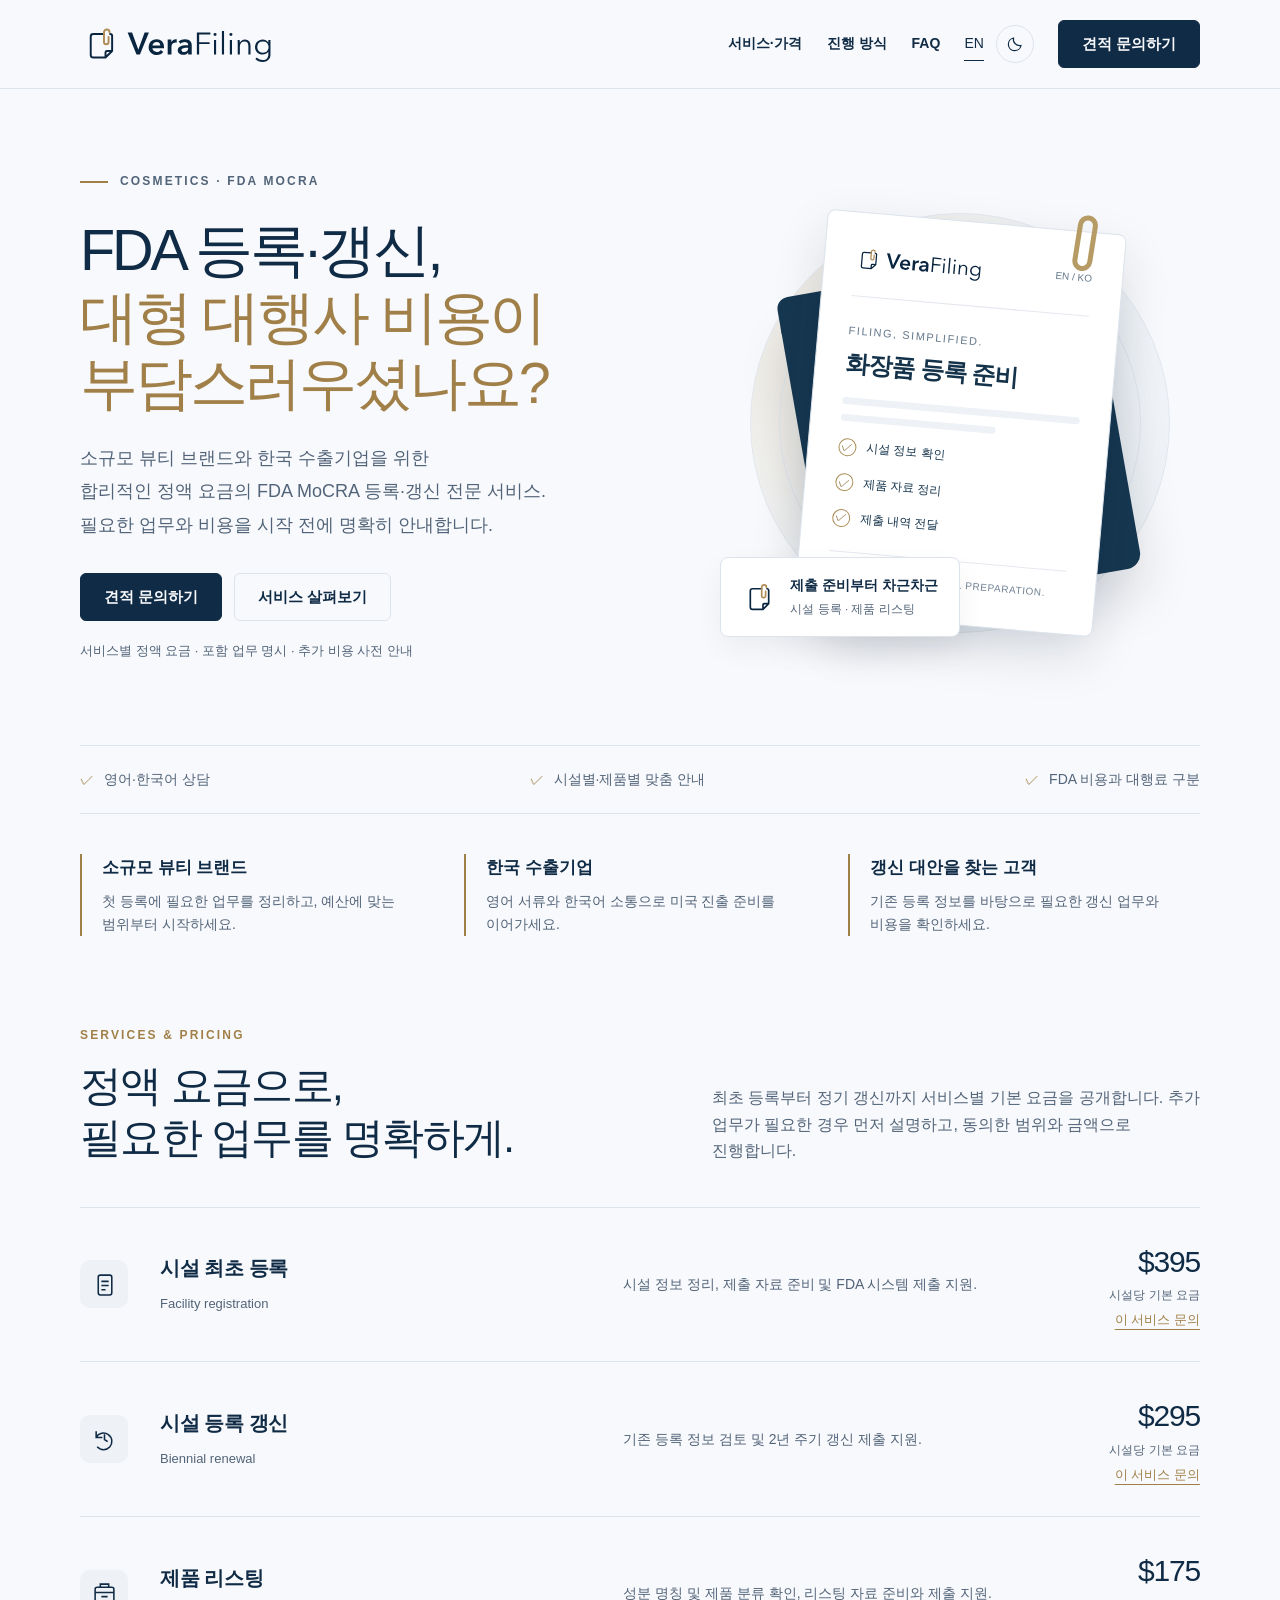
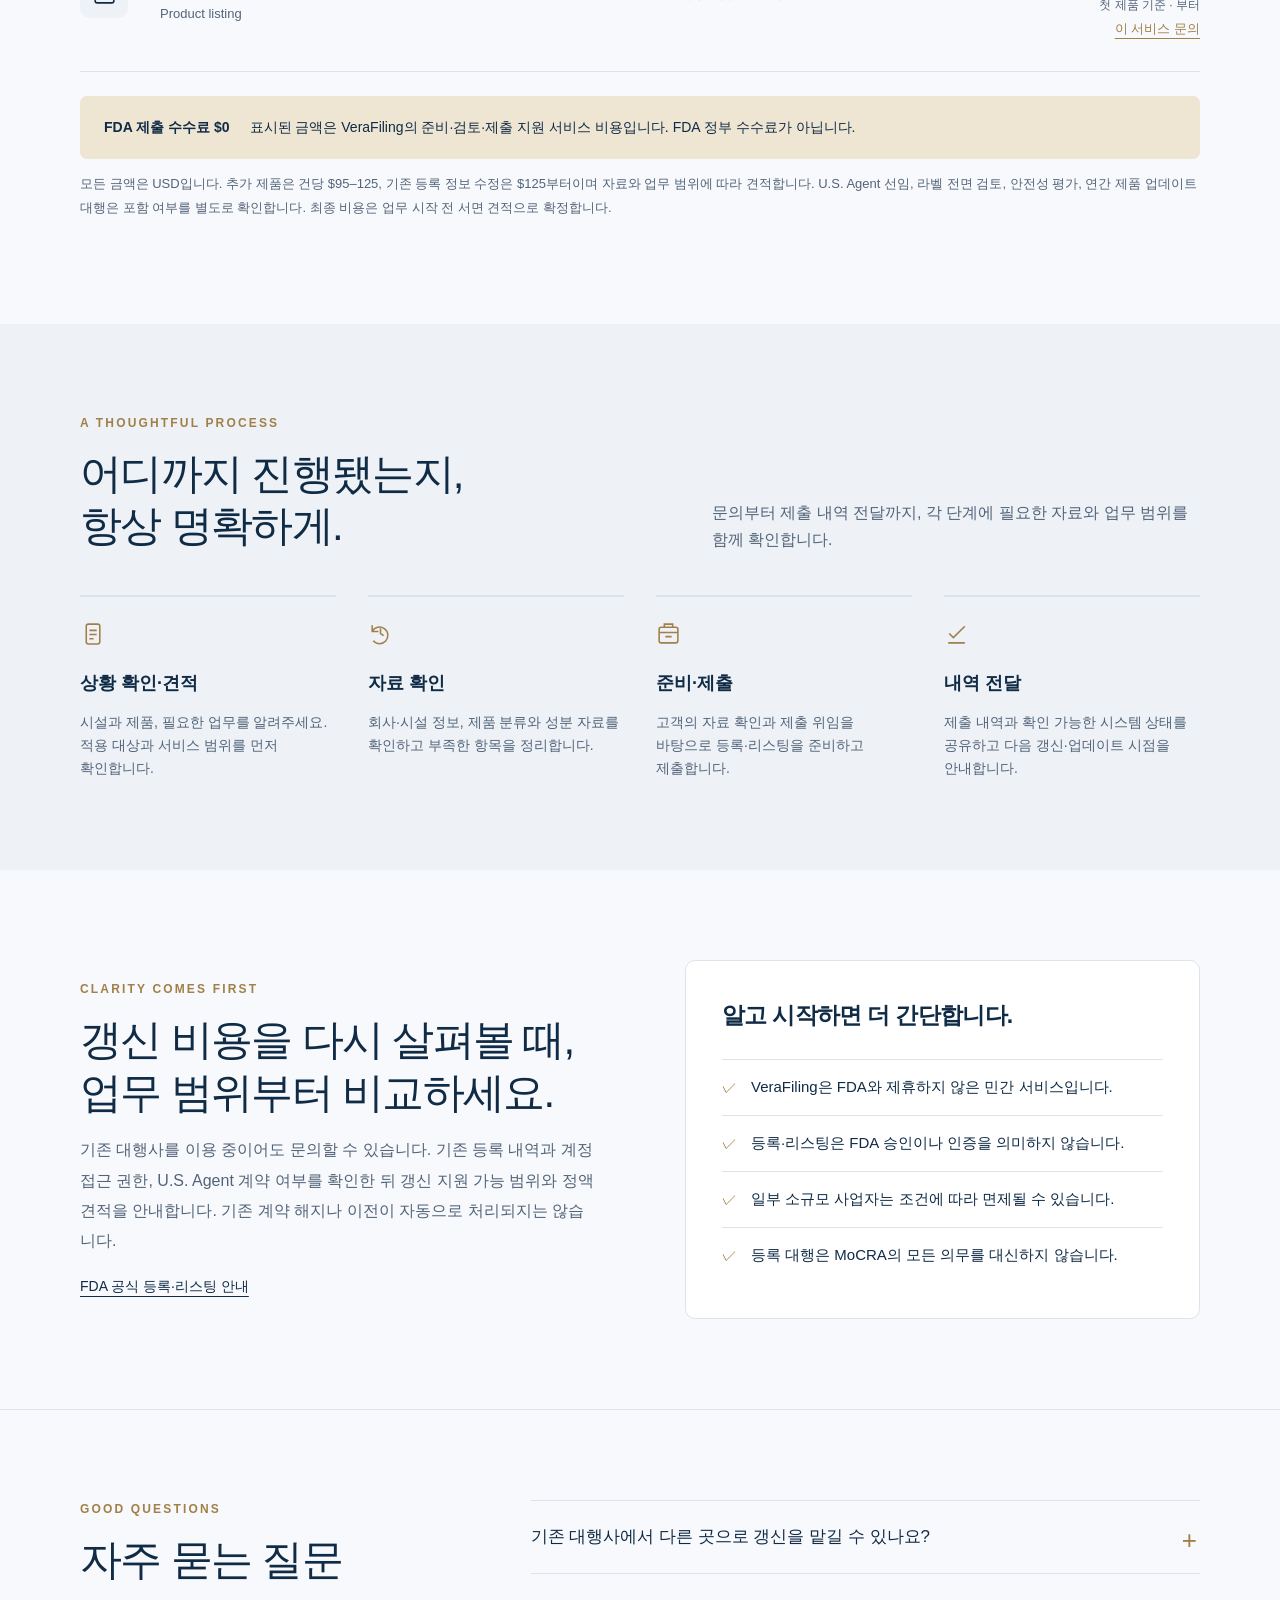
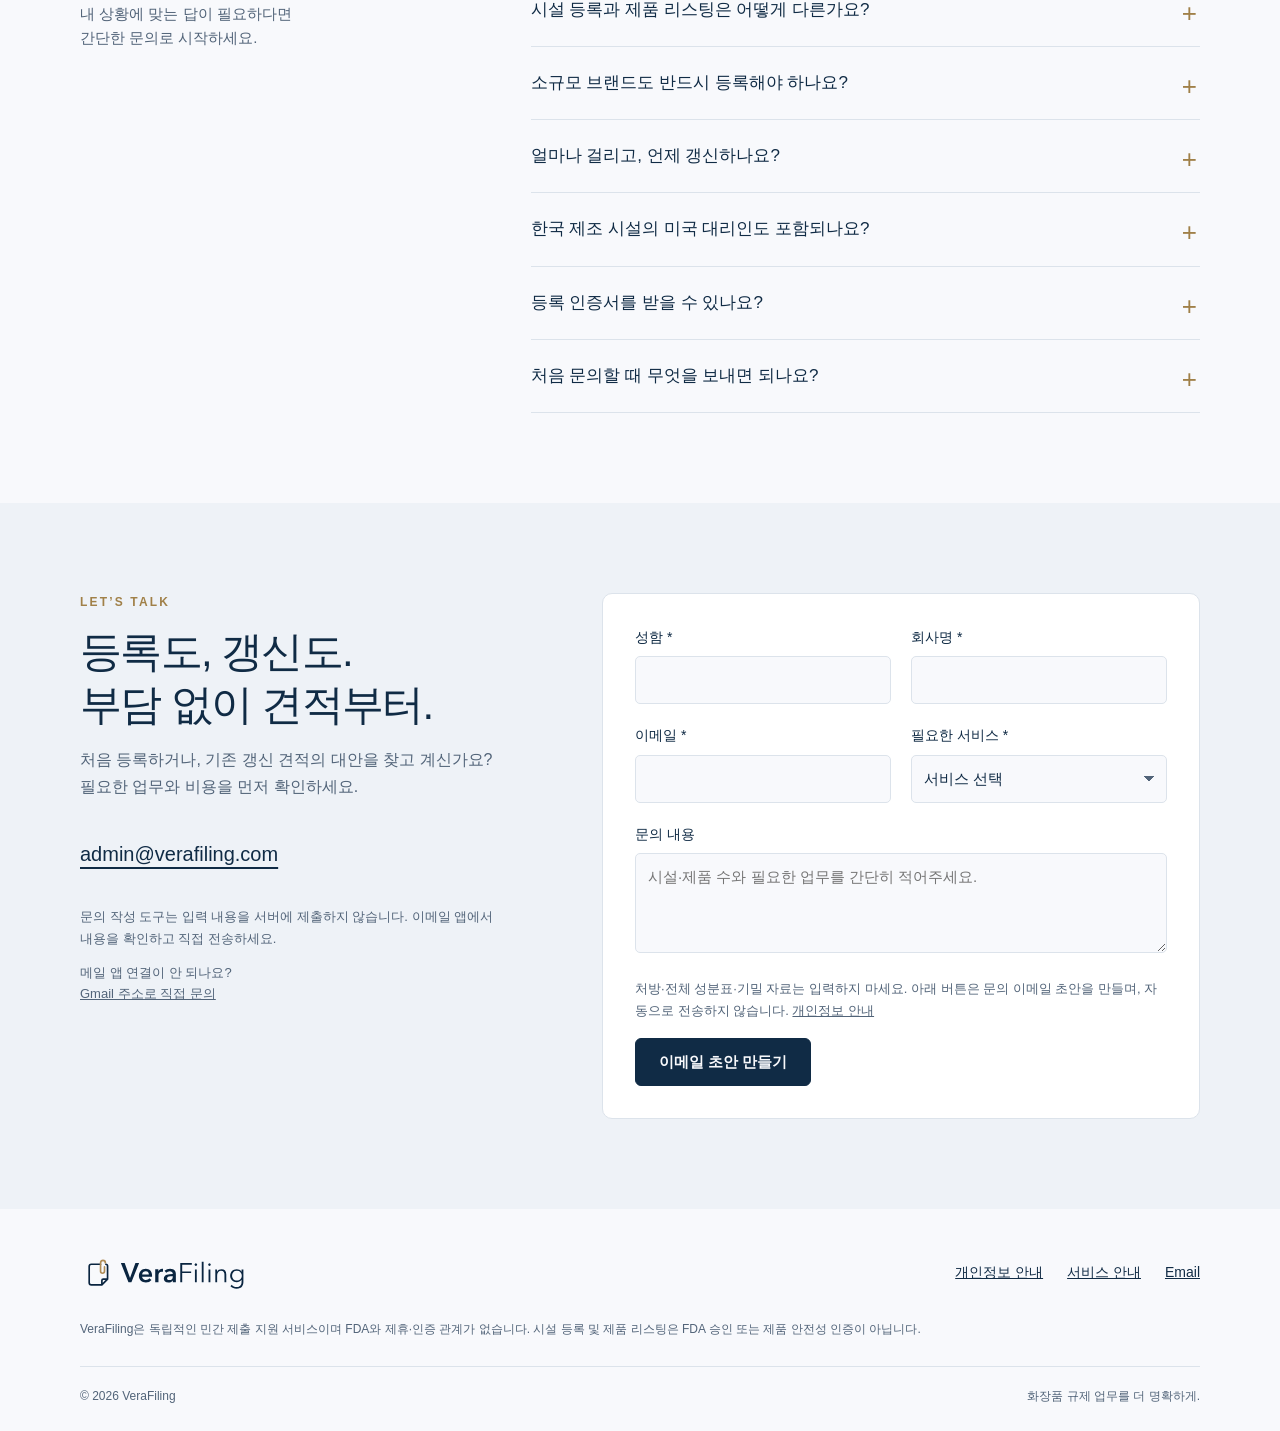
<file: index.html>
<!doctype html><html lang="ko"><head><meta charset="utf-8"><meta name="viewport" content="width=device-width,initial-scale=1"><title>VeraFiling | FDA MoCRA 시설 등록·제품 리스팅</title><meta name="description" content="소규모 뷰티 브랜드와 한국 수출기업을 위한 합리적인 정액 요금의 FDA MoCRA 등록·갱신 전문 서비스. 투명한 가격과 업무 범위, 추가 비용 사전 안내."><meta name="theme-color" content="#0A2540"><link rel="canonical" href="https://verafiling-studio.modestlynx31.chatgpt.site/ko/"><link rel="alternate" hreflang="ko" href="https://verafiling-studio.modestlynx31.chatgpt.site/ko/"><link rel="alternate" hreflang="en" href="https://verafiling-studio.modestlynx31.chatgpt.site/en/"><link rel="alternate" hreflang="x-default" href="https://verafiling-studio.modestlynx31.chatgpt.site/en/"><meta property="og:type" content="website"><meta property="og:title" content="VeraFiling | FDA MoCRA 시설 등록·제품 리스팅"><meta property="og:description" content="소규모 뷰티 브랜드와 한국 수출기업을 위한 합리적인 정액 요금의 FDA MoCRA 등록·갱신 전문 서비스. 투명한 가격과 업무 범위, 추가 비용 사전 안내."><meta property="og:url" content="https://verafiling-studio.modestlynx31.chatgpt.site/ko/"><meta property="og:image" content="https://verafiling-studio.modestlynx31.chatgpt.site/assets/apple-touch-icon.png"><meta name="twitter:card" content="summary_large_image"><link rel="icon" href="/assets/favicon.ico" sizes="any"><link rel="icon" href="/assets/favicon.svg" type="image/svg+xml"><link rel="apple-touch-icon" href="/assets/apple-touch-icon.png"><link rel="stylesheet" href="/assets/style.css"><script src="/assets/theme.js"></script><script defer src="/assets/app.js"></script></head><body><a class="skip" href="#main">본문으로 이동</a><header><div class="wrap nav"><a class="brand" href="/ko/" aria-label="VeraFiling"><img class="logo-light" src="/assets/logo-light.svg" alt="VeraFiling" width="204" height="49"><img class="logo-dark" src="/assets/logo-dark.svg" alt="VeraFiling" width="204" height="49"></a><nav id="navigation" aria-label="주 메뉴"><a href="/ko/#services">서비스·가격</a><a href="/ko/#process">진행 방식</a><a href="/ko/#faq">FAQ</a></nav><div class="tools"><a class="lang" href="/en/" lang="en" hreflang="en">EN</a><button class="theme" aria-label="화면 테마 전환" title="화면 테마 전환"><svg viewBox="0 0 24 24" fill="none" stroke="currentColor" stroke-width="1.6" aria-hidden="true"><path d="M20 14A8.5 8.5 0 0 1 10 4a8.5 8.5 0 1 0 10 10Z"/></svg></button><button class="menu" aria-controls="navigation" aria-expanded="false">메뉴</button></div><a class="btn quote-nav" href="/ko/#contact">견적 문의하기</a></div></header><main id="main"><div class="hero"><div class="wrap hero-grid"><div><p class="eyebrow">COSMETICS · FDA MoCRA</p><h1>FDA 등록·갱신,<br><span>대형 대행사 비용이<br>부담스러우셨나요?</span></h1><p class="intro">소규모 뷰티 브랜드와 한국 수출기업을 위한<br>합리적인 정액 요금의 FDA MoCRA 등록·갱신 전문 서비스.<br>필요한 업무와 비용을 시작 전에 명확히 안내합니다.</p><div class="cta-row"><a class="btn" href="#contact">견적 문의하기</a><a class="btn secondary" href="#services">서비스 살펴보기</a></div><p class="micro">서비스별 정액 요금 · 포함 업무 명시 · 추가 비용 사전 안내</p></div><div class="hero-art" aria-hidden="true"><div class="orb"></div><div class="folder"></div><div class="sheet"><div class="paperclip"></div><div class="sheet-head"><img src="/assets/logo-light.svg" alt=""><span style="font-size:10px;color:#64788b">EN / KO</span></div><div class="doc-type">FILING, SIMPLIFIED.</div><h3>화장품 등록 준비</h3><div class="doc-line"></div><div class="doc-line short"></div><div class="doc-check"><span class="check">✓</span>시설 정보 확인</div><div class="doc-check"><span class="check">✓</span>제품 자료 정리</div><div class="doc-check"><span class="check">✓</span>제출 내역 전달</div><div class="doc-footer">CLEAR SCOPE. CAREFUL PREPARATION.</div></div><div class="float-tag"><img class="logo-light" src="/assets/mark-light.svg" alt=""><img class="logo-dark" src="/assets/mark-dark.svg" alt=""><div><b>제출 준비부터 차근차근</b><small>시설 등록 · 제품 리스팅</small></div></div></div></div></div><div class="wrap"><div class="facts"><span><i>✓</i>영어·한국어 상담</span><span><i>✓</i>시설별·제품별 맞춤 안내</span><span><i>✓</i>FDA 비용과 대행료 구분</span></div></div>
<section class="audience-section"><div class="wrap audience-grid"><article><h3>소규모 뷰티 브랜드</h3><p>첫 등록에 필요한 업무를 정리하고, 예산에 맞는 범위부터 시작하세요.</p></article><article><h3>한국 수출기업</h3><p>영어 서류와 한국어 소통으로 미국 진출 준비를 이어가세요.</p></article><article><h3>갱신 대안을 찾는 고객</h3><p>기존 등록 정보를 바탕으로 필요한 갱신 업무와 비용을 확인하세요.</p></article></div></section><section id="services"><div class="wrap"><div class="section-head"><div><div class="kicker">SERVICES & PRICING</div><h2>정액 요금으로,<br>필요한 업무를 명확하게.</h2></div><p>최초 등록부터 정기 갱신까지 서비스별 기본 요금을 공개합니다. 추가 업무가 필요한 경우 먼저 설명하고, 동의한 범위와 금액으로 진행합니다.</p></div><div class="service-list"><article class="service"><div class="service-icon"><svg viewBox="0 0 24 24" aria-hidden="true"><rect x="6" y="3" width="13" height="19" rx="2"/><path d="M9 9h7M9 13h7M9 17h4"/></svg></div><div><h3>시설 최초 등록</h3><small>Facility registration</small></div><p>시설 정보 정리, 제출 자료 준비 및 FDA 시스템 제출 지원.</p><div class="price"><strong>$395</strong><span>시설당 기본 요금</span><a href="#contact" data-service="1">이 서비스 문의</a></div></article><article class="service"><div class="service-icon"><svg viewBox="0 0 24 24" aria-hidden="true"><path d="M4 10a8 8 0 1 1 1 9M4 4v6h6M12 7v5l3 2"/></svg></div><div><h3>시설 등록 갱신</h3><small>Biennial renewal</small></div><p>기존 등록 정보 검토 및 2년 주기 갱신 제출 지원.</p><div class="price"><strong>$295</strong><span>시설당 기본 요금</span><a href="#contact" data-service="2">이 서비스 문의</a></div></article><article class="service"><div class="service-icon"><svg viewBox="0 0 24 24" aria-hidden="true"><rect x="3" y="6" width="18" height="15" rx="2"/><path d="M8 6V3h8v3M3 11h18M9 15h6"/></svg></div><div><h3>제품 리스팅</h3><small>Product listing</small></div><p>성분 명칭 및 제품 분류 확인, 리스팅 자료 준비와 제출 지원.</p><div class="price"><strong>$175</strong><span>첫 제품 기준 · 부터</span><a href="#contact" data-service="3">이 서비스 문의</a></div></article></div><div class="fee-note"><b>FDA 제출 수수료 $0</b><span>표시된 금액은 VeraFiling의 준비·검토·제출 지원 서비스 비용입니다. FDA 정부 수수료가 아닙니다.</span></div><p class="extra">모든 금액은 USD입니다. 추가 제품은 건당 $95–125, 기존 등록 정보 수정은 $125부터이며 자료와 업무 범위에 따라 견적합니다. U.S. Agent 선임, 라벨 전면 검토, 안전성 평가, 연간 제품 업데이트 대행은 포함 여부를 별도로 확인합니다. 최종 비용은 업무 시작 전 서면 견적으로 확정합니다.</p></div></section>
<section id="process" class="process"><div class="wrap"><div class="section-head"><div><div class="kicker">A THOUGHTFUL PROCESS</div><h2>어디까지 진행됐는지,<br>항상 명확하게.</h2></div><p>문의부터 제출 내역 전달까지, 각 단계에 필요한 자료와 업무 범위를 함께 확인합니다.</p></div><div class="steps"><article class="step"><svg viewBox="0 0 24 24" aria-hidden="true"><rect x="6" y="3" width="13" height="19" rx="2"/><path d="M9 9h7M9 13h7M9 17h4"/></svg><h3>상황 확인·견적</h3><p>시설과 제품, 필요한 업무를 알려주세요. 적용 대상과 서비스 범위를 먼저 확인합니다.</p></article><article class="step"><svg viewBox="0 0 24 24" aria-hidden="true"><path d="M4 10a8 8 0 1 1 1 9M4 4v6h6M12 7v5l3 2"/></svg><h3>자료 확인</h3><p>회사·시설 정보, 제품 분류와 성분 자료를 확인하고 부족한 항목을 정리합니다.</p></article><article class="step"><svg viewBox="0 0 24 24" aria-hidden="true"><rect x="3" y="6" width="18" height="15" rx="2"/><path d="M8 6V3h8v3M3 11h18M9 15h6"/></svg><h3>준비·제출</h3><p>고객의 자료 확인과 제출 위임을 바탕으로 등록·리스팅을 준비하고 제출합니다.</p></article><article class="step"><svg viewBox="0 0 24 24" aria-hidden="true"><path d="m5 12 4 4L20 5M4 21h16"/></svg><h3>내역 전달</h3><p>제출 내역과 확인 가능한 시스템 상태를 공유하고 다음 갱신·업데이트 시점을 안내합니다.</p></article></div></div></section>
<section><div class="wrap promise"><div><div class="kicker">CLARITY COMES FIRST</div><h2>갱신 비용을 다시 살펴볼 때,<br>업무 범위부터 비교하세요.</h2><p>기존 대행사를 이용 중이어도 문의할 수 있습니다. 기존 등록 내역과 계정 접근 권한, U.S. Agent 계약 여부를 확인한 뒤 갱신 지원 가능 범위와 정액 견적을 안내합니다. 기존 계약 해지나 이전이 자동으로 처리되지는 않습니다.</p><a class="text-link" href="https://www.fda.gov/cosmetics/registration-listing-cosmetic-product-facilities-and-products" target="_blank" rel="noopener noreferrer">FDA 공식 등록·리스팅 안내</a></div><div class="note-panel"><h3>알고 시작하면 더 간단합니다.</h3><ul><li>VeraFiling은 FDA와 제휴하지 않은 민간 서비스입니다.</li><li>등록·리스팅은 FDA 승인이나 인증을 의미하지 않습니다.</li><li>일부 소규모 사업자는 조건에 따라 면제될 수 있습니다.</li><li>등록 대행은 MoCRA의 모든 의무를 대신하지 않습니다.</li></ul></div></div></section>
<section id="faq" class="faq-section"><div class="wrap faq-layout"><div class="faq-intro"><div class="kicker">GOOD QUESTIONS</div><h2>자주 묻는 질문</h2><p>내 상황에 맞는 답이 필요하다면<br>간단한 문의로 시작하세요.</p></div><div class="faq-list"><details><summary>기존 대행사에서 다른 곳으로 갱신을 맡길 수 있나요?</summary><p>기존 등록 내역, 계정 접근 권한, 제출 위임과 현재 계약을 먼저 확인해야 합니다. 미국 대리인 선임이 포함된 계약이라면 해당 역할의 지속 여부도 별도로 확인합니다. 확인 후 가능한 업무와 비용을 안내하며, 기존 계약 해지나 등록 이전이 자동으로 완료되는 것은 아닙니다.</p></details><details><summary>시설 등록과 제품 리스팅은 어떻게 다른가요?</summary><p>시설 등록은 제조·가공 시설에 관한 절차이고, 제품 리스팅은 시판 화장품에 관한 절차입니다. 제품 라벨에 이름이 기재된 제조업체·포장업체·유통업체인 Responsible Person의 역할과 제조 시설을 확인해 필요한 업무를 구분합니다.</p></details><details><summary>소규모 브랜드도 반드시 등록해야 하나요?</summary><p>일부 소규모 사업자는 시설 등록·제품 리스팅 의무에서 면제될 수 있습니다. 최근 3년간 미국 내 화장품 매출 평균과 물가 조정 기준, 제품 유형 등 조건을 검토해야 합니다. 등록 면제가 다른 모든 화장품 규제 의무의 면제를 의미하지는 않습니다.</p></details><details><summary>얼마나 걸리고, 언제 갱신하나요?</summary><p>자료의 완성도와 FEI 번호 준비 여부 등에 따라 달라집니다. 준비·제출 예상 일정은 견적 시 안내하며 FDA 처리 기간은 보장하지 않습니다. 시설 등록은 최초 등록일 기준 2년마다 갱신하고, 제품 리스팅은 매년 업데이트 의무를 확인해야 합니다.</p></details><details><summary>한국 제조 시설의 미국 대리인도 포함되나요?</summary><p>등록 대상 해외 시설에는 U.S. Agent가 필요합니다. 시설 등록 대행과 미국 대리인 선임은 별도 역할이며, 현재 대리인 유무와 선임 지원·비용의 포함 여부를 견적에서 확인합니다.</p></details><details><summary>등록 인증서를 받을 수 있나요?</summary><p>FDA는 MoCRA 등록·리스팅의 준수를 증명하는 공식 인증서를 발급하지 않습니다. 제공 가능한 자료는 실제 제출 내역과 시스템에서 확인 가능한 상태 기록이며, 이를 FDA 승인 또는 인증서로 표현하지 않습니다.</p></details><details><summary>처음 문의할 때 무엇을 보내면 되나요?</summary><p>회사명, 연락처, 필요한 서비스와 대략적인 시설·제품 수면 충분합니다. 첫 문의에는 전체 처방, 성분표, 계정 비밀번호 등 기밀 자료를 보내지 마세요. 업무 범위를 확인한 뒤 필요한 자료를 별도로 안내합니다.</p></details></div></div></section>
<section id="contact" class="contact"><div class="wrap contact-grid"><div class="contact-copy"><div class="kicker">LET’S TALK</div><h2>등록도, 갱신도.<br>부담 없이 견적부터.</h2><p>처음 등록하거나, 기존 갱신 견적의 대안을 찾고 계신가요?<br>필요한 업무와 비용을 먼저 확인하세요.</p><a class="contact-email" href="mailto:admin@verafiling.com">admin@verafiling.com</a><p class="small">문의 작성 도구는 입력 내용을 서버에 제출하지 않습니다. 이메일 앱에서 내용을 확인하고 직접 전송하세요.</p><p class="small">메일 앱 연결이 안 되나요?<br><a href="mailto:admin.verafiling@gmail.com">Gmail 주소로 직접 문의</a></p></div><form class="form" id="inquiry"><div class="form-grid"><div class="field"><label for="name">성함 *</label><input id="name" name="name" type="text" autocomplete="name" required maxlength="100"></div><div class="field"><label for="company">회사명 *</label><input id="company" name="company" type="text" autocomplete="organization" required maxlength="150"></div><div class="field"><label for="email">이메일 *</label><input id="email" name="email" type="email" autocomplete="email" required maxlength="200"></div><div class="field"><label for="service">필요한 서비스 *</label><select id="service" name="service" required><option value="">서비스 선택</option><option value="1">시설 최초 등록</option><option value="2">시설 등록 갱신</option><option value="3">제품 리스팅</option><option value="4">등록 정보 수정</option><option value="5">적용 대상·기타 문의</option></select></div><div class="field full"><label for="message">문의 내용</label><textarea id="message" name="message" maxlength="2000" placeholder="시설·제품 수와 필요한 업무를 간단히 적어주세요."></textarea></div></div><p class="form-note">처방·전체 성분표·기밀 자료는 입력하지 마세요. 아래 버튼은 문의 이메일 초안을 만들며, 자동으로 전송하지 않습니다. <a href="/ko/privacy.html">개인정보 안내</a></p><button class="btn" type="submit">이메일 초안 만들기</button><div class="draft-box" id="draft-box" hidden><h3>문의 이메일 초안</h3><textarea readonly class="email-preview" id="draft-content" aria-label="문의 이메일 초안"></textarea><div class="form-actions"><a class="btn" id="open-email" href="mailto:admin@verafiling.com">이메일 앱에서 열기</a><button class="btn secondary" id="copy" type="button">내용 복사</button></div><p class="status" id="status" role="status"></p></div></form></div></section></main><footer><div class="wrap"><div class="footer-top"><a class="brand" href="/ko/"><img class="logo-light" src="/assets/logo-light.svg" alt="VeraFiling"><img class="logo-dark" src="/assets/logo-dark.svg" alt="VeraFiling"></a><div class="footer-links"><a href="/ko/privacy.html">개인정보 안내</a><a href="/ko/terms.html">서비스 안내</a><a href="mailto:admin@verafiling.com">Email</a></div></div><p class="disclaimer">VeraFiling은 독립적인 민간 제출 지원 서비스이며 FDA와 제휴·인증 관계가 없습니다. 시설 등록 및 제품 리스팅은 FDA 승인 또는 제품 안전성 인증이 아닙니다.</p><div class="copyright"><span>© 2026 VeraFiling</span><span>화장품 규제 업무를 더 명확하게.</span></div></div></footer></body></html>
</file>
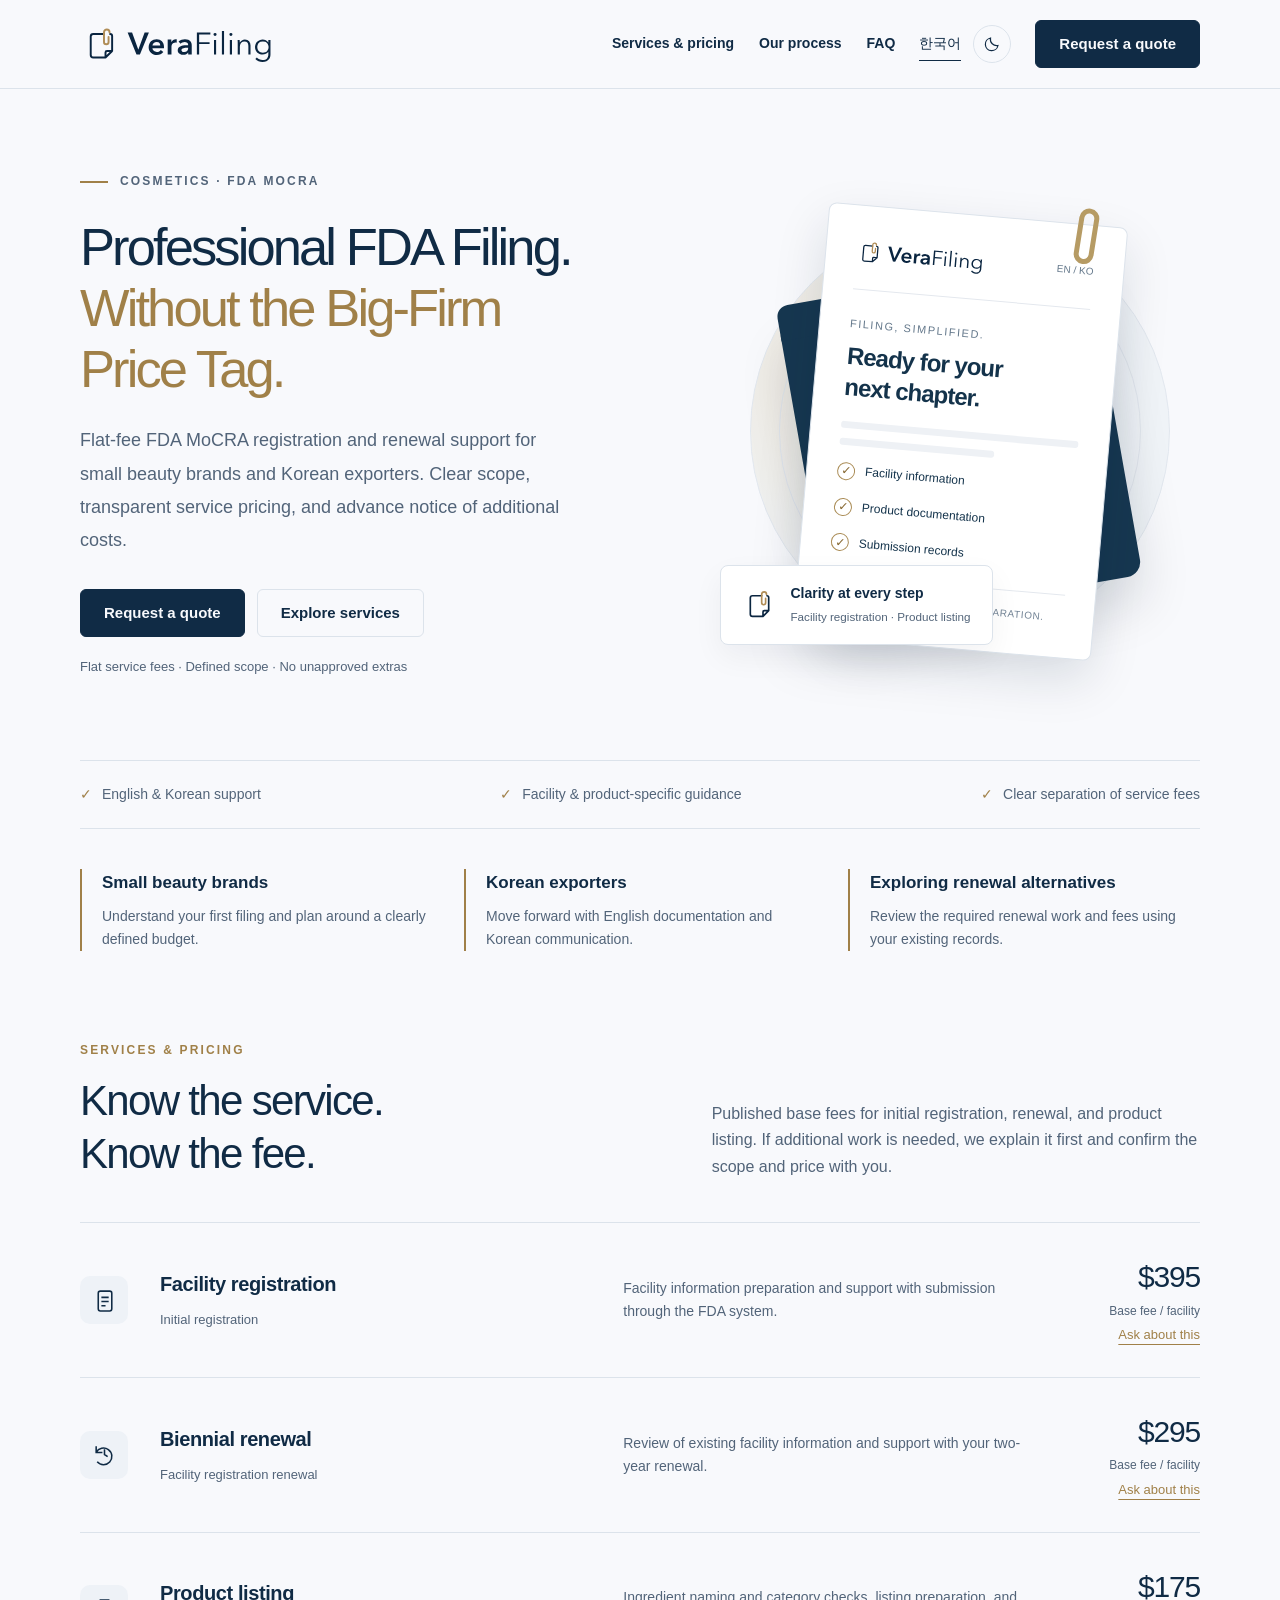
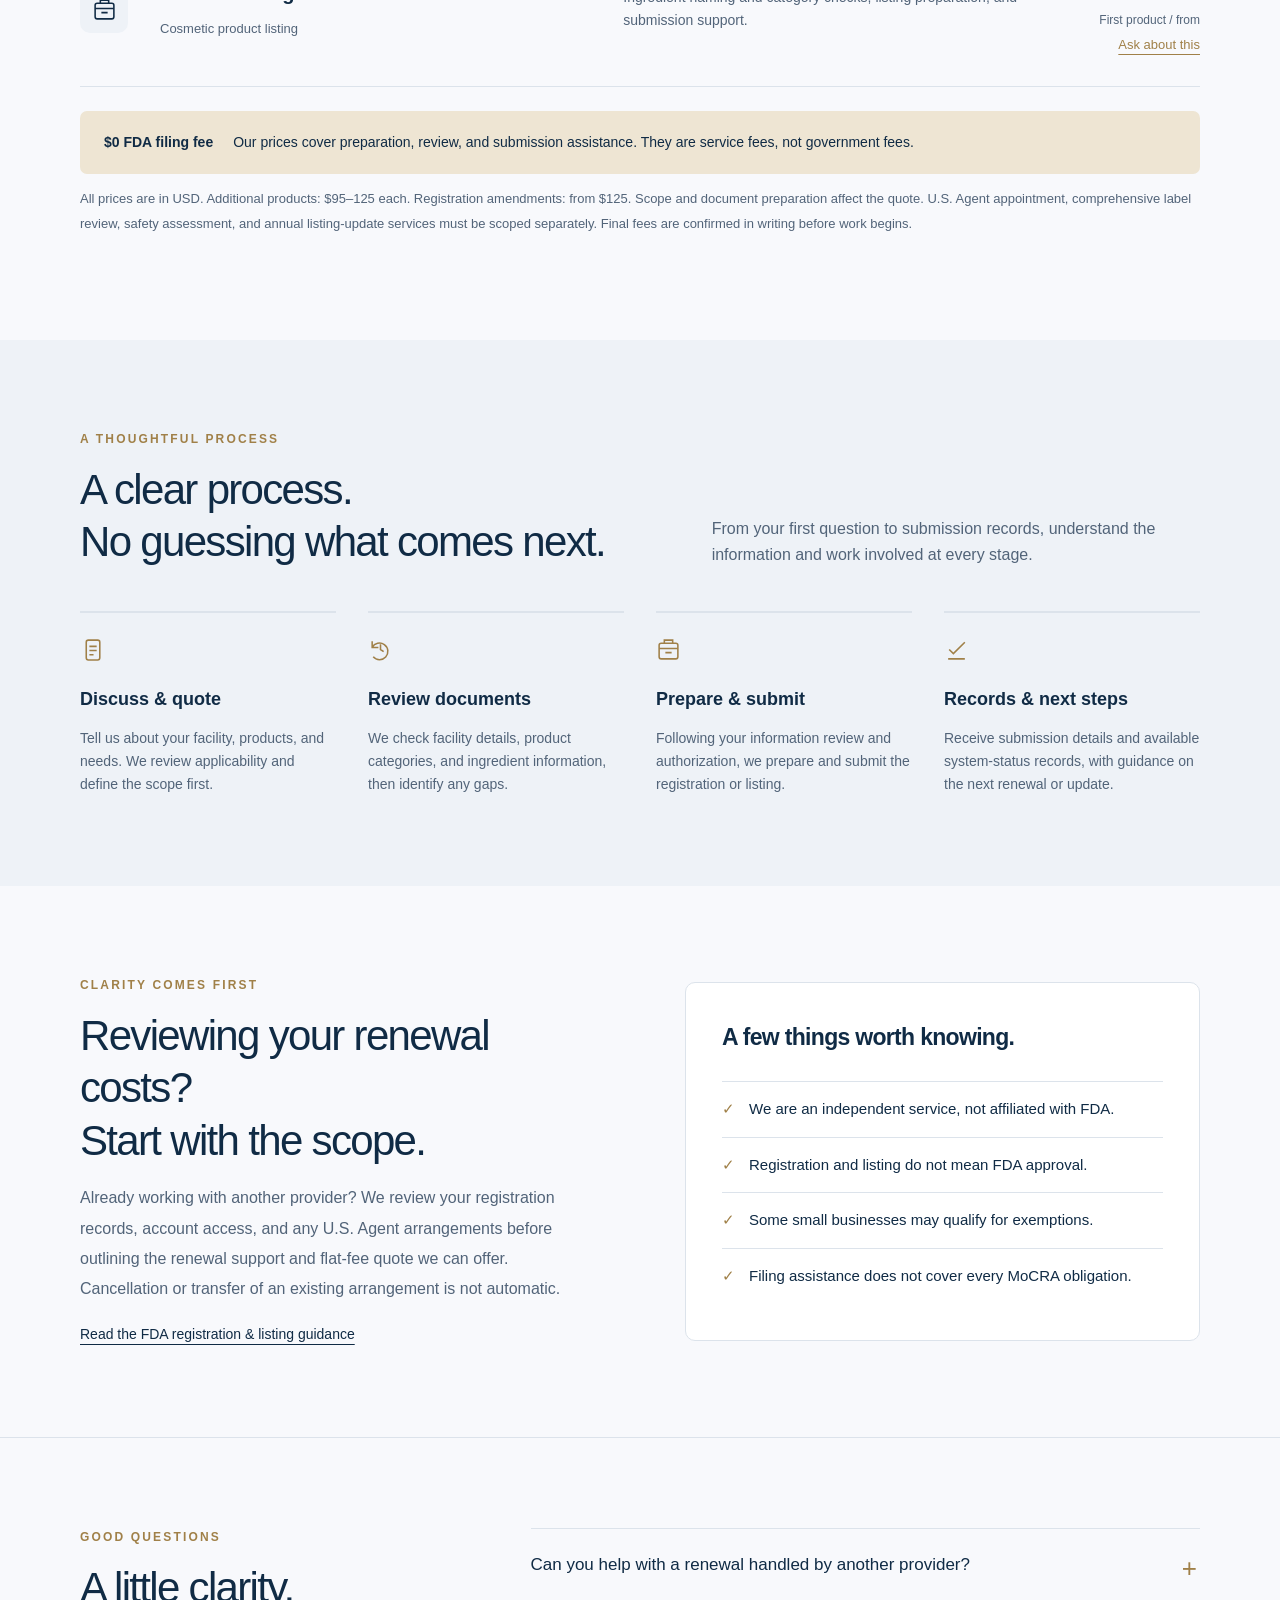
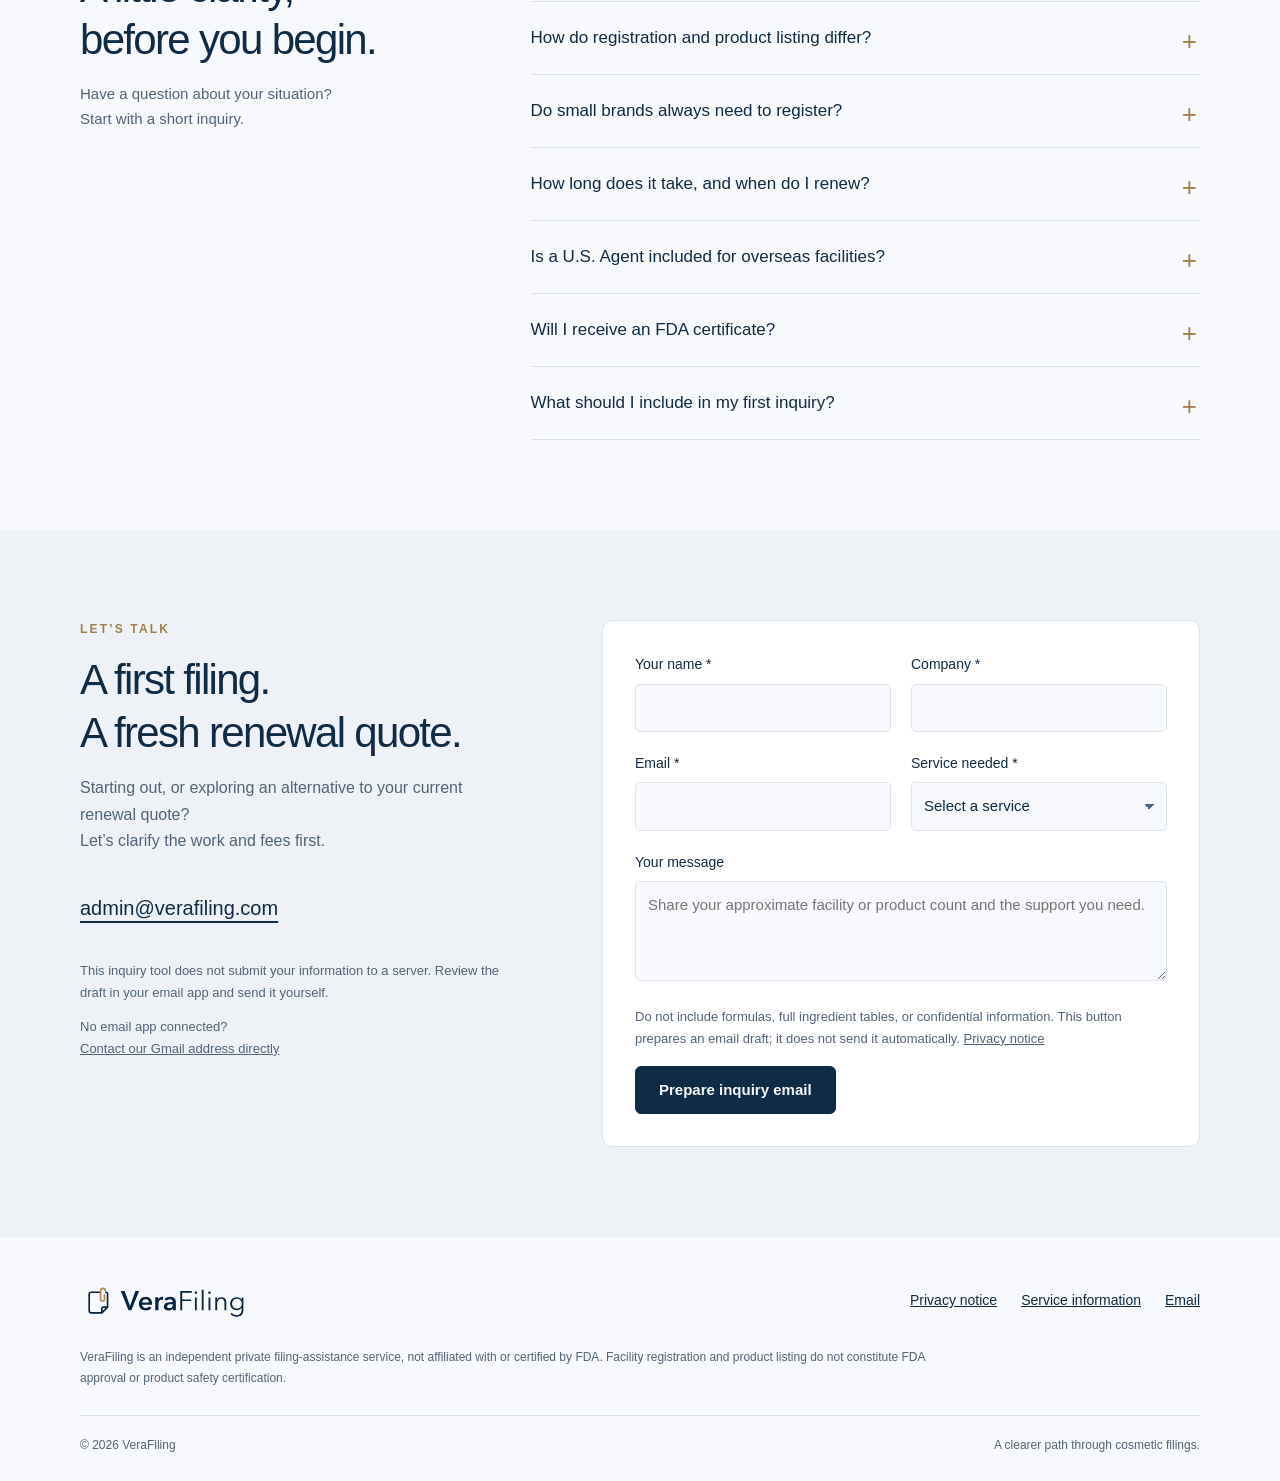
<file: en/index.html>
<!doctype html><html lang="en"><head><meta charset="utf-8"><meta name="viewport" content="width=device-width,initial-scale=1"><title>VeraFiling | FDA MoCRA Registration &amp; Product Listing</title><meta name="description" content="Flat-fee FDA MoCRA registration and renewal support for small beauty brands and Korean exporters. Transparent service pricing, defined scope, and advance notice of extras."><meta name="theme-color" content="#0A2540"><link rel="canonical" href="https://verafiling-studio.modestlynx31.chatgpt.site/en/"><link rel="alternate" hreflang="ko" href="https://verafiling-studio.modestlynx31.chatgpt.site/ko/"><link rel="alternate" hreflang="en" href="https://verafiling-studio.modestlynx31.chatgpt.site/en/"><link rel="alternate" hreflang="x-default" href="https://verafiling-studio.modestlynx31.chatgpt.site/en/"><meta property="og:type" content="website"><meta property="og:title" content="VeraFiling | FDA MoCRA Registration &amp; Product Listing"><meta property="og:description" content="Flat-fee FDA MoCRA registration and renewal support for small beauty brands and Korean exporters. Transparent service pricing, defined scope, and advance notice of extras."><meta property="og:url" content="https://verafiling-studio.modestlynx31.chatgpt.site/en/"><meta property="og:image" content="https://verafiling-studio.modestlynx31.chatgpt.site/assets/apple-touch-icon.png"><meta name="twitter:card" content="summary_large_image"><link rel="icon" href="/assets/favicon.ico" sizes="any"><link rel="icon" href="/assets/favicon.svg" type="image/svg+xml"><link rel="apple-touch-icon" href="/assets/apple-touch-icon.png"><link rel="stylesheet" href="/assets/style.css"><script src="/assets/theme.js"></script><script defer src="/assets/app.js"></script></head><body><a class="skip" href="#main">Skip to content</a><header><div class="wrap nav"><a class="brand" href="/en/" aria-label="VeraFiling"><img class="logo-light" src="/assets/logo-light.svg" alt="VeraFiling" width="204" height="49"><img class="logo-dark" src="/assets/logo-dark.svg" alt="VeraFiling" width="204" height="49"></a><nav id="navigation" aria-label="Main navigation"><a href="/en/#services">Services & pricing</a><a href="/en/#process">Our process</a><a href="/en/#faq">FAQ</a></nav><div class="tools"><a class="lang" href="/ko/" lang="ko" hreflang="ko">한국어</a><button class="theme" aria-label="Switch color theme" title="Switch color theme"><svg viewBox="0 0 24 24" fill="none" stroke="currentColor" stroke-width="1.6" aria-hidden="true"><path d="M20 14A8.5 8.5 0 0 1 10 4a8.5 8.5 0 1 0 10 10Z"/></svg></button><button class="menu" aria-controls="navigation" aria-expanded="false">Menu</button></div><a class="btn quote-nav" href="/en/#contact">Request a quote</a></div></header><main id="main"><div class="hero"><div class="wrap hero-grid"><div><p class="eyebrow">COSMETICS · FDA MoCRA</p><h1>Professional FDA Filing.<br><span>Without the Big-Firm<br>Price Tag.</span></h1><p class="intro">Flat-fee FDA MoCRA registration and renewal support for small beauty brands and Korean exporters. Clear scope, transparent service pricing, and advance notice of additional costs.</p><div class="cta-row"><a class="btn" href="#contact">Request a quote</a><a class="btn secondary" href="#services">Explore services</a></div><p class="micro">Flat service fees · Defined scope · No unapproved extras</p></div><div class="hero-art" aria-hidden="true"><div class="orb"></div><div class="folder"></div><div class="sheet"><div class="paperclip"></div><div class="sheet-head"><img src="/assets/logo-light.svg" alt=""><span style="font-size:10px;color:#64788b">EN / KO</span></div><div class="doc-type">FILING, SIMPLIFIED.</div><h3>Ready for your<br>next chapter.</h3><div class="doc-line"></div><div class="doc-line short"></div><div class="doc-check"><span class="check">✓</span>Facility information</div><div class="doc-check"><span class="check">✓</span>Product documentation</div><div class="doc-check"><span class="check">✓</span>Submission records</div><div class="doc-footer">CLEAR SCOPE. CAREFUL PREPARATION.</div></div><div class="float-tag"><img class="logo-light" src="/assets/mark-light.svg" alt=""><img class="logo-dark" src="/assets/mark-dark.svg" alt=""><div><b>Clarity at every step</b><small>Facility registration · Product listing</small></div></div></div></div></div><div class="wrap"><div class="facts"><span><i>✓</i>English & Korean support</span><span><i>✓</i>Facility & product-specific guidance</span><span><i>✓</i>Clear separation of service fees</span></div></div>
<section class="audience-section"><div class="wrap audience-grid"><article><h3>Small beauty brands</h3><p>Understand your first filing and plan around a clearly defined budget.</p></article><article><h3>Korean exporters</h3><p>Move forward with English documentation and Korean communication.</p></article><article><h3>Exploring renewal alternatives</h3><p>Review the required renewal work and fees using your existing records.</p></article></div></section><section id="services"><div class="wrap"><div class="section-head"><div><div class="kicker">SERVICES & PRICING</div><h2>Know the service.<br>Know the fee.</h2></div><p>Published base fees for initial registration, renewal, and product listing. If additional work is needed, we explain it first and confirm the scope and price with you.</p></div><div class="service-list"><article class="service"><div class="service-icon"><svg viewBox="0 0 24 24" aria-hidden="true"><rect x="6" y="3" width="13" height="19" rx="2"/><path d="M9 9h7M9 13h7M9 17h4"/></svg></div><div><h3>Facility registration</h3><small>Initial registration</small></div><p>Facility information preparation and support with submission through the FDA system.</p><div class="price"><strong>$395</strong><span>Base fee / facility</span><a href="#contact" data-service="1">Ask about this</a></div></article><article class="service"><div class="service-icon"><svg viewBox="0 0 24 24" aria-hidden="true"><path d="M4 10a8 8 0 1 1 1 9M4 4v6h6M12 7v5l3 2"/></svg></div><div><h3>Biennial renewal</h3><small>Facility registration renewal</small></div><p>Review of existing facility information and support with your two-year renewal.</p><div class="price"><strong>$295</strong><span>Base fee / facility</span><a href="#contact" data-service="2">Ask about this</a></div></article><article class="service"><div class="service-icon"><svg viewBox="0 0 24 24" aria-hidden="true"><rect x="3" y="6" width="18" height="15" rx="2"/><path d="M8 6V3h8v3M3 11h18M9 15h6"/></svg></div><div><h3>Product listing</h3><small>Cosmetic product listing</small></div><p>Ingredient naming and category checks, listing preparation, and submission support.</p><div class="price"><strong>$175</strong><span>First product / from</span><a href="#contact" data-service="3">Ask about this</a></div></article></div><div class="fee-note"><b>$0 FDA filing fee</b><span>Our prices cover preparation, review, and submission assistance. They are service fees, not government fees.</span></div><p class="extra">All prices are in USD. Additional products: $95–125 each. Registration amendments: from $125. Scope and document preparation affect the quote. U.S. Agent appointment, comprehensive label review, safety assessment, and annual listing-update services must be scoped separately. Final fees are confirmed in writing before work begins.</p></div></section>
<section id="process" class="process"><div class="wrap"><div class="section-head"><div><div class="kicker">A THOUGHTFUL PROCESS</div><h2>A clear process.<br>No guessing what comes next.</h2></div><p>From your first question to submission records, understand the information and work involved at every stage.</p></div><div class="steps"><article class="step"><svg viewBox="0 0 24 24" aria-hidden="true"><rect x="6" y="3" width="13" height="19" rx="2"/><path d="M9 9h7M9 13h7M9 17h4"/></svg><h3>Discuss & quote</h3><p>Tell us about your facility, products, and needs. We review applicability and define the scope first.</p></article><article class="step"><svg viewBox="0 0 24 24" aria-hidden="true"><path d="M4 10a8 8 0 1 1 1 9M4 4v6h6M12 7v5l3 2"/></svg><h3>Review documents</h3><p>We check facility details, product categories, and ingredient information, then identify any gaps.</p></article><article class="step"><svg viewBox="0 0 24 24" aria-hidden="true"><rect x="3" y="6" width="18" height="15" rx="2"/><path d="M8 6V3h8v3M3 11h18M9 15h6"/></svg><h3>Prepare & submit</h3><p>Following your information review and authorization, we prepare and submit the registration or listing.</p></article><article class="step"><svg viewBox="0 0 24 24" aria-hidden="true"><path d="m5 12 4 4L20 5M4 21h16"/></svg><h3>Records & next steps</h3><p>Receive submission details and available system-status records, with guidance on the next renewal or update.</p></article></div></div></section>
<section><div class="wrap promise"><div><div class="kicker">CLARITY COMES FIRST</div><h2>Reviewing your renewal costs?<br>Start with the scope.</h2><p>Already working with another provider? We review your registration records, account access, and any U.S. Agent arrangements before outlining the renewal support and flat-fee quote we can offer. Cancellation or transfer of an existing arrangement is not automatic.</p><a class="text-link" href="https://www.fda.gov/cosmetics/registration-listing-cosmetic-product-facilities-and-products" target="_blank" rel="noopener noreferrer">Read the FDA registration & listing guidance</a></div><div class="note-panel"><h3>A few things worth knowing.</h3><ul><li>We are an independent service, not affiliated with FDA.</li><li>Registration and listing do not mean FDA approval.</li><li>Some small businesses may qualify for exemptions.</li><li>Filing assistance does not cover every MoCRA obligation.</li></ul></div></div></section>
<section id="faq" class="faq-section"><div class="wrap faq-layout"><div class="faq-intro"><div class="kicker">GOOD QUESTIONS</div><h2>A little clarity,<br>before you begin.</h2><p>Have a question about your situation?<br>Start with a short inquiry.</p></div><div class="faq-list"><details><summary>Can you help with a renewal handled by another provider?</summary><p>We first review your existing registration records, account access, submission authorization, and current contract. If a U.S. Agent appointment is bundled into that arrangement, its continuity must also be addressed. We then outline the work we can support and the fees; cancellation or transfer is not automatic.</p></details><details><summary>How do registration and product listing differ?</summary><p>Facility registration concerns the facility that manufactures or processes cosmetics. Product listing concerns marketed cosmetic products. We review the manufacturing facility and the Responsible Person—the manufacturer, packer, or distributor named on the label—to distinguish the relevant work.</p></details><details><summary>Do small brands always need to register?</summary><p>Certain small businesses may be exempt from facility registration and product listing. Eligibility depends on average U.S. cosmetic sales over the previous three years, inflation adjustments, and product-type exceptions. An exemption does not remove every other cosmetic regulatory obligation.</p></details><details><summary>How long does it take, and when do I renew?</summary><p>Timing depends on document readiness and prerequisites such as an FEI number. We outline preparation and submission timing in the quote, without guaranteeing FDA processing times. Facility registrations renew every two years from initial registration, while product listings require annual updates.</p></details><details><summary>Is a U.S. Agent included for overseas facilities?</summary><p>Foreign facilities subject to registration need a U.S. Agent. Filing assistance and U.S. Agent appointment are separate roles. We confirm whether you already have an agent and whether appointment assistance or any related fees are included in your quote.</p></details><details><summary>Will I receive an FDA certificate?</summary><p>FDA does not issue official certificates verifying MoCRA registration or listing compliance. Available deliverables are actual submission details and system-status records, not FDA approval or certification.</p></details><details><summary>What should I include in my first inquiry?</summary><p>Your company name, contact details, service needs, and approximate facility or product count are enough. Do not send full formulas, ingredient tables, account passwords, or other confidential materials in your first inquiry. We will explain what is needed once the scope is clear.</p></details></div></div></section>
<section id="contact" class="contact"><div class="wrap contact-grid"><div class="contact-copy"><div class="kicker">LET’S TALK</div><h2>A first filing.<br>A fresh renewal quote.</h2><p>Starting out, or exploring an alternative to your current renewal quote?<br>Let’s clarify the work and fees first.</p><a class="contact-email" href="mailto:admin@verafiling.com">admin@verafiling.com</a><p class="small">This inquiry tool does not submit your information to a server. Review the draft in your email app and send it yourself.</p><p class="small">No email app connected?<br><a href="mailto:admin.verafiling@gmail.com">Contact our Gmail address directly</a></p></div><form class="form" id="inquiry"><div class="form-grid"><div class="field"><label for="name">Your name *</label><input id="name" name="name" type="text" autocomplete="name" required maxlength="100"></div><div class="field"><label for="company">Company *</label><input id="company" name="company" type="text" autocomplete="organization" required maxlength="150"></div><div class="field"><label for="email">Email *</label><input id="email" name="email" type="email" autocomplete="email" required maxlength="200"></div><div class="field"><label for="service">Service needed *</label><select id="service" name="service" required><option value="">Select a service</option><option value="1">Facility registration</option><option value="2">Biennial renewal</option><option value="3">Product listing</option><option value="4">Registration amendment</option><option value="5">Applicability / other</option></select></div><div class="field full"><label for="message">Your message</label><textarea id="message" name="message" maxlength="2000" placeholder="Share your approximate facility or product count and the support you need."></textarea></div></div><p class="form-note">Do not include formulas, full ingredient tables, or confidential information. This button prepares an email draft; it does not send it automatically. <a href="/en/privacy.html">Privacy notice</a></p><button class="btn" type="submit">Prepare inquiry email</button><div class="draft-box" id="draft-box" hidden><h3>Your inquiry draft</h3><textarea readonly class="email-preview" id="draft-content" aria-label="Your inquiry draft"></textarea><div class="form-actions"><a class="btn" id="open-email" href="mailto:admin@verafiling.com">Open email app</a><button class="btn secondary" id="copy" type="button">Copy inquiry</button></div><p class="status" id="status" role="status"></p></div></form></div></section></main><footer><div class="wrap"><div class="footer-top"><a class="brand" href="/en/"><img class="logo-light" src="/assets/logo-light.svg" alt="VeraFiling"><img class="logo-dark" src="/assets/logo-dark.svg" alt="VeraFiling"></a><div class="footer-links"><a href="/en/privacy.html">Privacy notice</a><a href="/en/terms.html">Service information</a><a href="mailto:admin@verafiling.com">Email</a></div></div><p class="disclaimer">VeraFiling is an independent private filing-assistance service, not affiliated with or certified by FDA. Facility registration and product listing do not constitute FDA approval or product safety certification.</p><div class="copyright"><span>© 2026 VeraFiling</span><span>A clearer path through cosmetic filings.</span></div></div></footer></body></html>
</file>
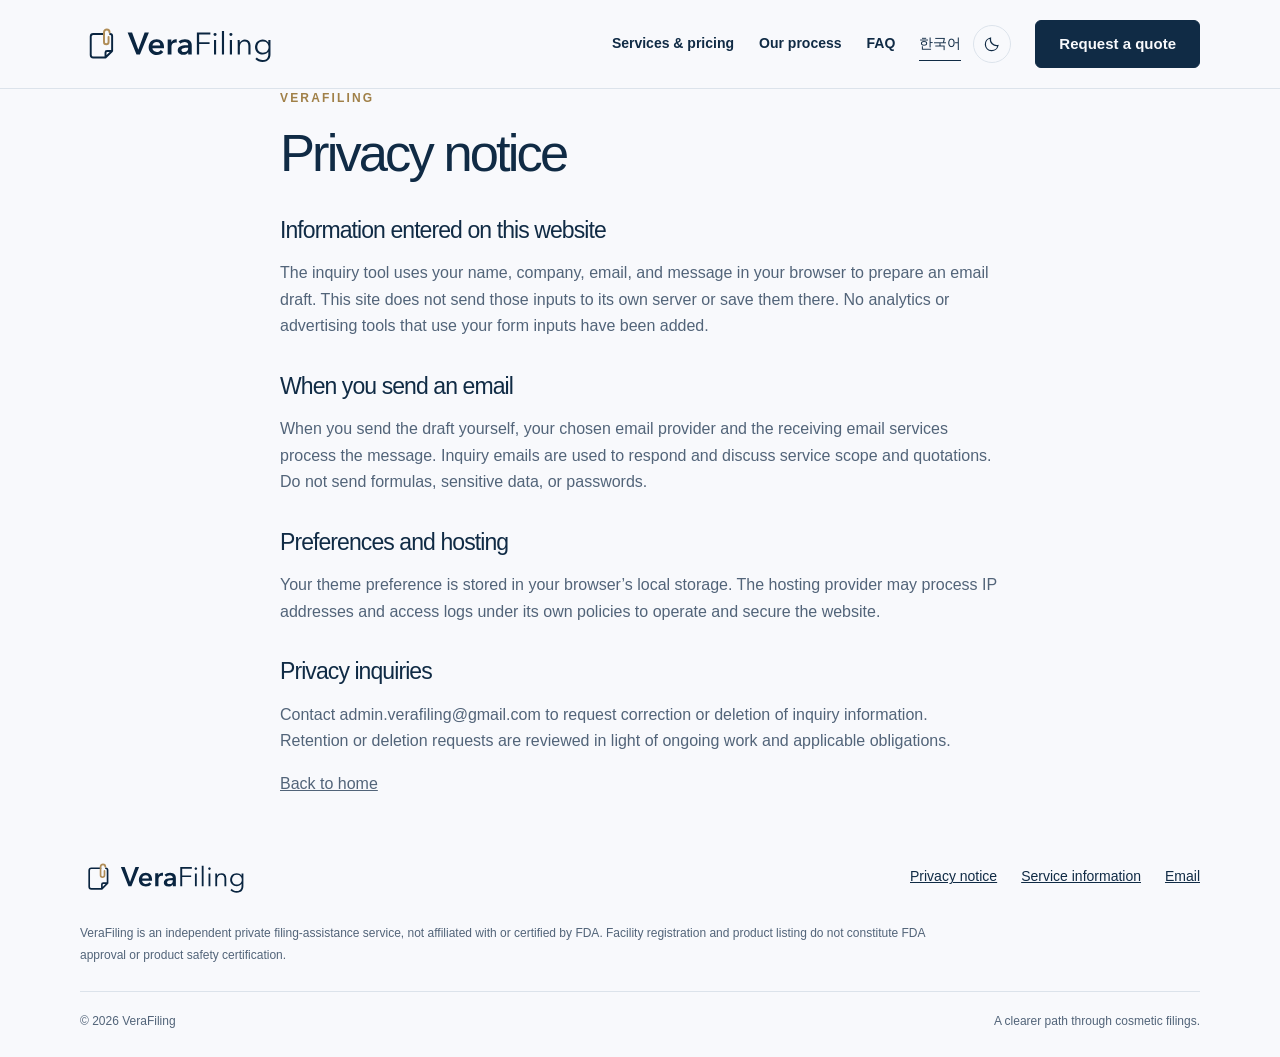
<file: en/privacy.html>
<!doctype html><html lang="en"><head><meta charset="utf-8"><meta name="viewport" content="width=device-width,initial-scale=1"><title>Privacy notice | VeraFiling</title><meta name="description" content="Flat-fee FDA MoCRA registration and renewal support for small beauty brands and Korean exporters. Transparent service pricing, defined scope, and advance notice of extras."><meta name="theme-color" content="#0A2540"><link rel="canonical" href="https://verafiling-studio.modestlynx31.chatgpt.site/en/privacy.html"><link rel="alternate" hreflang="ko" href="https://verafiling-studio.modestlynx31.chatgpt.site/ko/privacy.html"><link rel="alternate" hreflang="en" href="https://verafiling-studio.modestlynx31.chatgpt.site/en/privacy.html"><link rel="alternate" hreflang="x-default" href="https://verafiling-studio.modestlynx31.chatgpt.site/en/privacy.html"><meta property="og:type" content="website"><meta property="og:title" content="Privacy notice | VeraFiling"><meta property="og:description" content="Flat-fee FDA MoCRA registration and renewal support for small beauty brands and Korean exporters. Transparent service pricing, defined scope, and advance notice of extras."><meta property="og:url" content="https://verafiling-studio.modestlynx31.chatgpt.site/en/privacy.html"><meta property="og:image" content="https://verafiling-studio.modestlynx31.chatgpt.site/assets/apple-touch-icon.png"><meta name="twitter:card" content="summary_large_image"><link rel="icon" href="/assets/favicon.ico" sizes="any"><link rel="icon" href="/assets/favicon.svg" type="image/svg+xml"><link rel="apple-touch-icon" href="/assets/apple-touch-icon.png"><link rel="stylesheet" href="/assets/style.css"><script src="/assets/theme.js"></script><script defer src="/assets/app.js"></script></head><body><a class="skip" href="#main">Skip to content</a><header><div class="wrap nav"><a class="brand" href="/en/" aria-label="VeraFiling"><img class="logo-light" src="/assets/logo-light.svg" alt="VeraFiling" width="204" height="49"><img class="logo-dark" src="/assets/logo-dark.svg" alt="VeraFiling" width="204" height="49"></a><nav id="navigation" aria-label="Main navigation"><a href="/en/#services">Services & pricing</a><a href="/en/#process">Our process</a><a href="/en/#faq">FAQ</a></nav><div class="tools"><a class="lang" href="/ko/" lang="ko" hreflang="ko">한국어</a><button class="theme" aria-label="Switch color theme" title="Switch color theme"><svg viewBox="0 0 24 24" fill="none" stroke="currentColor" stroke-width="1.6" aria-hidden="true"><path d="M20 14A8.5 8.5 0 0 1 10 4a8.5 8.5 0 1 0 10 10Z"/></svg></button><button class="menu" aria-controls="navigation" aria-expanded="false">Menu</button></div><a class="btn quote-nav" href="/en/#contact">Request a quote</a></div></header><main id="main"><section class="wrap legal"><div class="kicker">VERAFILING</div><h1>Privacy notice</h1><h2>Information entered on this website</h2><p>The inquiry tool uses your name, company, email, and message in your browser to prepare an email draft. This site does not send those inputs to its own server or save them there. No analytics or advertising tools that use your form inputs have been added.</p><h2>When you send an email</h2><p>When you send the draft yourself, your chosen email provider and the receiving email services process the message. Inquiry emails are used to respond and discuss service scope and quotations. Do not send formulas, sensitive data, or passwords.</p><h2>Preferences and hosting</h2><p>Your theme preference is stored in your browser’s local storage. The hosting provider may process IP addresses and access logs under its own policies to operate and secure the website.</p><h2>Privacy inquiries</h2><p>Contact admin.verafiling@gmail.com to request correction or deletion of inquiry information. Retention or deletion requests are reviewed in light of ongoing work and applicable obligations.</p><p><a href="/en/">Back to home</a></p></section></main><footer><div class="wrap"><div class="footer-top"><a class="brand" href="/en/"><img class="logo-light" src="/assets/logo-light.svg" alt="VeraFiling"><img class="logo-dark" src="/assets/logo-dark.svg" alt="VeraFiling"></a><div class="footer-links"><a href="/en/privacy.html">Privacy notice</a><a href="/en/terms.html">Service information</a><a href="mailto:admin@verafiling.com">Email</a></div></div><p class="disclaimer">VeraFiling is an independent private filing-assistance service, not affiliated with or certified by FDA. Facility registration and product listing do not constitute FDA approval or product safety certification.</p><div class="copyright"><span>© 2026 VeraFiling</span><span>A clearer path through cosmetic filings.</span></div></div></footer></body></html>
</file>
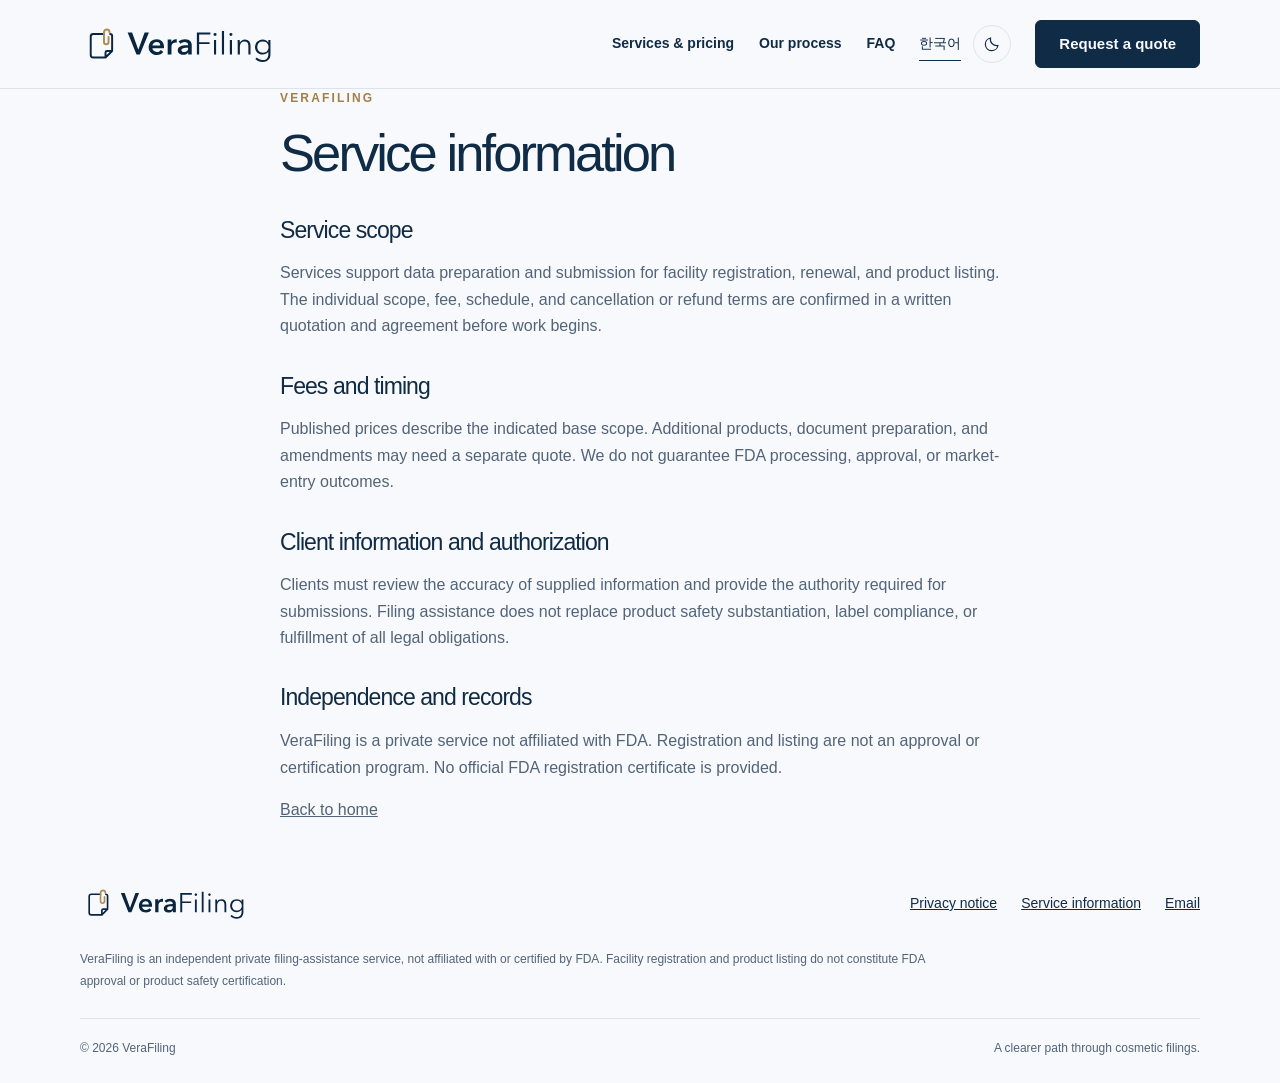
<file: en/terms.html>
<!doctype html><html lang="en"><head><meta charset="utf-8"><meta name="viewport" content="width=device-width,initial-scale=1"><title>Service information | VeraFiling</title><meta name="description" content="Flat-fee FDA MoCRA registration and renewal support for small beauty brands and Korean exporters. Transparent service pricing, defined scope, and advance notice of extras."><meta name="theme-color" content="#0A2540"><link rel="canonical" href="https://verafiling-studio.modestlynx31.chatgpt.site/en/terms.html"><link rel="alternate" hreflang="ko" href="https://verafiling-studio.modestlynx31.chatgpt.site/ko/terms.html"><link rel="alternate" hreflang="en" href="https://verafiling-studio.modestlynx31.chatgpt.site/en/terms.html"><link rel="alternate" hreflang="x-default" href="https://verafiling-studio.modestlynx31.chatgpt.site/en/terms.html"><meta property="og:type" content="website"><meta property="og:title" content="Service information | VeraFiling"><meta property="og:description" content="Flat-fee FDA MoCRA registration and renewal support for small beauty brands and Korean exporters. Transparent service pricing, defined scope, and advance notice of extras."><meta property="og:url" content="https://verafiling-studio.modestlynx31.chatgpt.site/en/terms.html"><meta property="og:image" content="https://verafiling-studio.modestlynx31.chatgpt.site/assets/apple-touch-icon.png"><meta name="twitter:card" content="summary_large_image"><link rel="icon" href="/assets/favicon.ico" sizes="any"><link rel="icon" href="/assets/favicon.svg" type="image/svg+xml"><link rel="apple-touch-icon" href="/assets/apple-touch-icon.png"><link rel="stylesheet" href="/assets/style.css"><script src="/assets/theme.js"></script><script defer src="/assets/app.js"></script></head><body><a class="skip" href="#main">Skip to content</a><header><div class="wrap nav"><a class="brand" href="/en/" aria-label="VeraFiling"><img class="logo-light" src="/assets/logo-light.svg" alt="VeraFiling" width="204" height="49"><img class="logo-dark" src="/assets/logo-dark.svg" alt="VeraFiling" width="204" height="49"></a><nav id="navigation" aria-label="Main navigation"><a href="/en/#services">Services & pricing</a><a href="/en/#process">Our process</a><a href="/en/#faq">FAQ</a></nav><div class="tools"><a class="lang" href="/ko/" lang="ko" hreflang="ko">한국어</a><button class="theme" aria-label="Switch color theme" title="Switch color theme"><svg viewBox="0 0 24 24" fill="none" stroke="currentColor" stroke-width="1.6" aria-hidden="true"><path d="M20 14A8.5 8.5 0 0 1 10 4a8.5 8.5 0 1 0 10 10Z"/></svg></button><button class="menu" aria-controls="navigation" aria-expanded="false">Menu</button></div><a class="btn quote-nav" href="/en/#contact">Request a quote</a></div></header><main id="main"><section class="wrap legal"><div class="kicker">VERAFILING</div><h1>Service information</h1><h2>Service scope</h2><p>Services support data preparation and submission for facility registration, renewal, and product listing. The individual scope, fee, schedule, and cancellation or refund terms are confirmed in a written quotation and agreement before work begins.</p><h2>Fees and timing</h2><p>Published prices describe the indicated base scope. Additional products, document preparation, and amendments may need a separate quote. We do not guarantee FDA processing, approval, or market-entry outcomes.</p><h2>Client information and authorization</h2><p>Clients must review the accuracy of supplied information and provide the authority required for submissions. Filing assistance does not replace product safety substantiation, label compliance, or fulfillment of all legal obligations.</p><h2>Independence and records</h2><p>VeraFiling is a private service not affiliated with FDA. Registration and listing are not an approval or certification program. No official FDA registration certificate is provided.</p><p><a href="/en/">Back to home</a></p></section></main><footer><div class="wrap"><div class="footer-top"><a class="brand" href="/en/"><img class="logo-light" src="/assets/logo-light.svg" alt="VeraFiling"><img class="logo-dark" src="/assets/logo-dark.svg" alt="VeraFiling"></a><div class="footer-links"><a href="/en/privacy.html">Privacy notice</a><a href="/en/terms.html">Service information</a><a href="mailto:admin@verafiling.com">Email</a></div></div><p class="disclaimer">VeraFiling is an independent private filing-assistance service, not affiliated with or certified by FDA. Facility registration and product listing do not constitute FDA approval or product safety certification.</p><div class="copyright"><span>© 2026 VeraFiling</span><span>A clearer path through cosmetic filings.</span></div></div></footer></body></html>
</file>
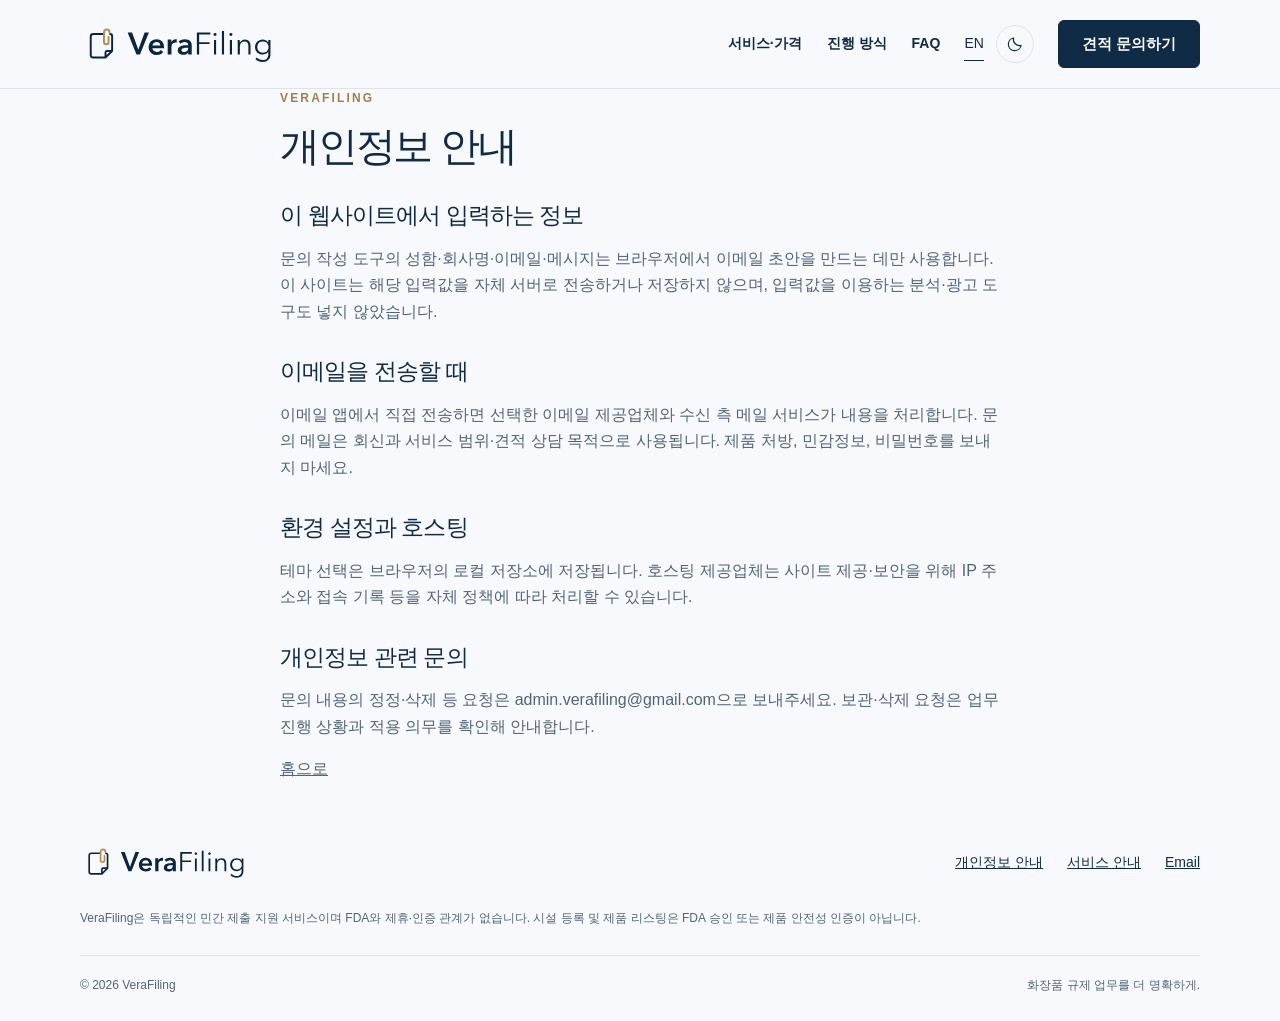
<file: ko/privacy.html>
<!doctype html><html lang="ko"><head><meta charset="utf-8"><meta name="viewport" content="width=device-width,initial-scale=1"><title>개인정보 안내 | VeraFiling</title><meta name="description" content="소규모 뷰티 브랜드와 한국 수출기업을 위한 합리적인 정액 요금의 FDA MoCRA 등록·갱신 전문 서비스. 투명한 가격과 업무 범위, 추가 비용 사전 안내."><meta name="theme-color" content="#0A2540"><link rel="canonical" href="https://verafiling-studio.modestlynx31.chatgpt.site/ko/privacy.html"><link rel="alternate" hreflang="ko" href="https://verafiling-studio.modestlynx31.chatgpt.site/ko/privacy.html"><link rel="alternate" hreflang="en" href="https://verafiling-studio.modestlynx31.chatgpt.site/en/privacy.html"><link rel="alternate" hreflang="x-default" href="https://verafiling-studio.modestlynx31.chatgpt.site/en/privacy.html"><meta property="og:type" content="website"><meta property="og:title" content="개인정보 안내 | VeraFiling"><meta property="og:description" content="소규모 뷰티 브랜드와 한국 수출기업을 위한 합리적인 정액 요금의 FDA MoCRA 등록·갱신 전문 서비스. 투명한 가격과 업무 범위, 추가 비용 사전 안내."><meta property="og:url" content="https://verafiling-studio.modestlynx31.chatgpt.site/ko/privacy.html"><meta property="og:image" content="https://verafiling-studio.modestlynx31.chatgpt.site/assets/apple-touch-icon.png"><meta name="twitter:card" content="summary_large_image"><link rel="icon" href="/assets/favicon.ico" sizes="any"><link rel="icon" href="/assets/favicon.svg" type="image/svg+xml"><link rel="apple-touch-icon" href="/assets/apple-touch-icon.png"><link rel="stylesheet" href="/assets/style.css"><script src="/assets/theme.js"></script><script defer src="/assets/app.js"></script></head><body><a class="skip" href="#main">본문으로 이동</a><header><div class="wrap nav"><a class="brand" href="/ko/" aria-label="VeraFiling"><img class="logo-light" src="/assets/logo-light.svg" alt="VeraFiling" width="204" height="49"><img class="logo-dark" src="/assets/logo-dark.svg" alt="VeraFiling" width="204" height="49"></a><nav id="navigation" aria-label="주 메뉴"><a href="/ko/#services">서비스·가격</a><a href="/ko/#process">진행 방식</a><a href="/ko/#faq">FAQ</a></nav><div class="tools"><a class="lang" href="/en/" lang="en" hreflang="en">EN</a><button class="theme" aria-label="화면 테마 전환" title="화면 테마 전환"><svg viewBox="0 0 24 24" fill="none" stroke="currentColor" stroke-width="1.6" aria-hidden="true"><path d="M20 14A8.5 8.5 0 0 1 10 4a8.5 8.5 0 1 0 10 10Z"/></svg></button><button class="menu" aria-controls="navigation" aria-expanded="false">메뉴</button></div><a class="btn quote-nav" href="/ko/#contact">견적 문의하기</a></div></header><main id="main"><section class="wrap legal"><div class="kicker">VERAFILING</div><h1>개인정보 안내</h1><h2>이 웹사이트에서 입력하는 정보</h2><p>문의 작성 도구의 성함·회사명·이메일·메시지는 브라우저에서 이메일 초안을 만드는 데만 사용합니다. 이 사이트는 해당 입력값을 자체 서버로 전송하거나 저장하지 않으며, 입력값을 이용하는 분석·광고 도구도 넣지 않았습니다.</p><h2>이메일을 전송할 때</h2><p>이메일 앱에서 직접 전송하면 선택한 이메일 제공업체와 수신 측 메일 서비스가 내용을 처리합니다. 문의 메일은 회신과 서비스 범위·견적 상담 목적으로 사용됩니다. 제품 처방, 민감정보, 비밀번호를 보내지 마세요.</p><h2>환경 설정과 호스팅</h2><p>테마 선택은 브라우저의 로컬 저장소에 저장됩니다. 호스팅 제공업체는 사이트 제공·보안을 위해 IP 주소와 접속 기록 등을 자체 정책에 따라 처리할 수 있습니다.</p><h2>개인정보 관련 문의</h2><p>문의 내용의 정정·삭제 등 요청은 admin.verafiling@gmail.com으로 보내주세요. 보관·삭제 요청은 업무 진행 상황과 적용 의무를 확인해 안내합니다.</p><p><a href="/ko/">홈으로</a></p></section></main><footer><div class="wrap"><div class="footer-top"><a class="brand" href="/ko/"><img class="logo-light" src="/assets/logo-light.svg" alt="VeraFiling"><img class="logo-dark" src="/assets/logo-dark.svg" alt="VeraFiling"></a><div class="footer-links"><a href="/ko/privacy.html">개인정보 안내</a><a href="/ko/terms.html">서비스 안내</a><a href="mailto:admin@verafiling.com">Email</a></div></div><p class="disclaimer">VeraFiling은 독립적인 민간 제출 지원 서비스이며 FDA와 제휴·인증 관계가 없습니다. 시설 등록 및 제품 리스팅은 FDA 승인 또는 제품 안전성 인증이 아닙니다.</p><div class="copyright"><span>© 2026 VeraFiling</span><span>화장품 규제 업무를 더 명확하게.</span></div></div></footer></body></html>
</file>
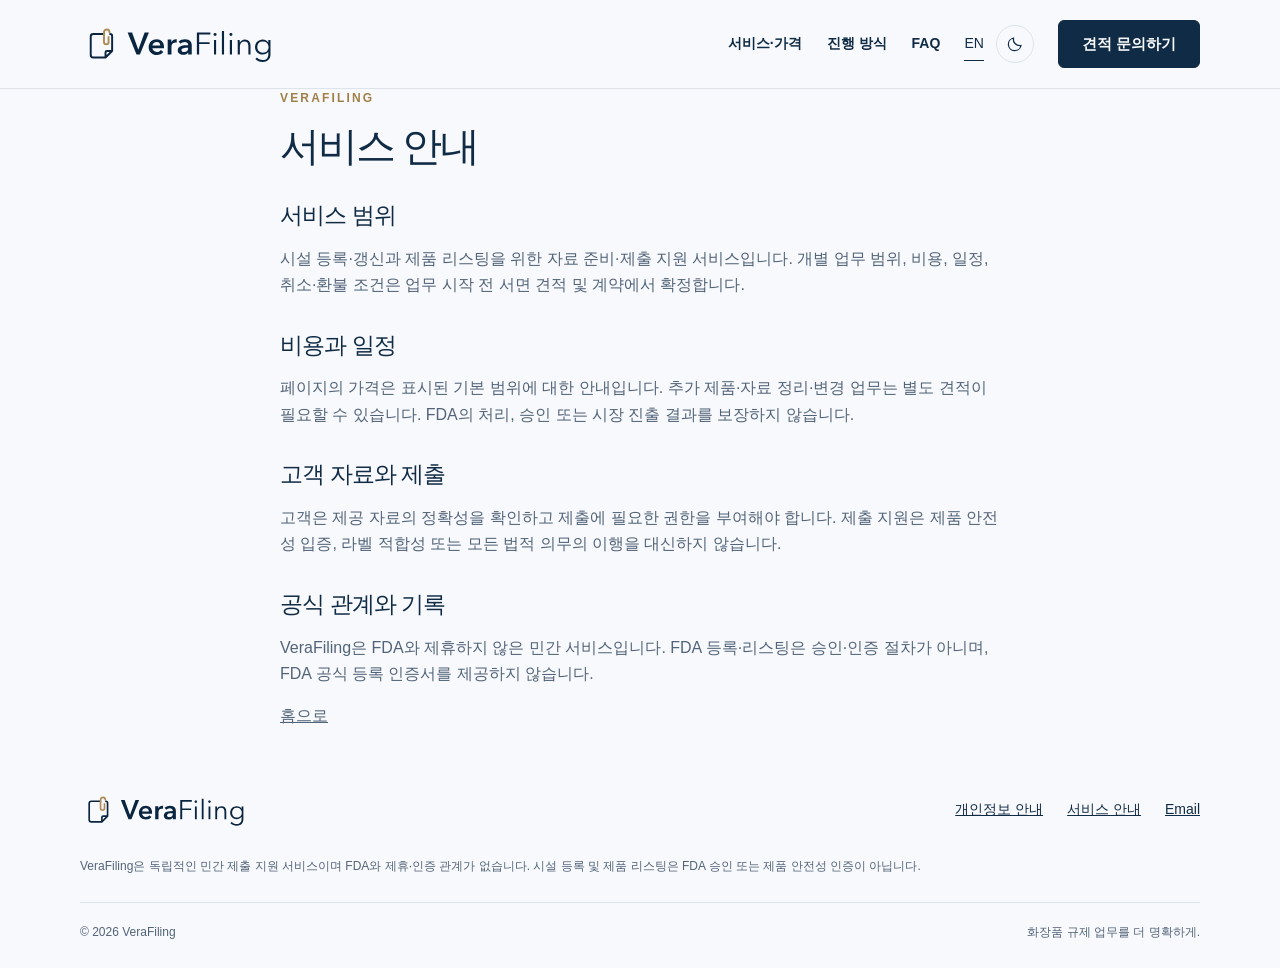
<file: ko/terms.html>
<!doctype html><html lang="ko"><head><meta charset="utf-8"><meta name="viewport" content="width=device-width,initial-scale=1"><title>서비스 안내 | VeraFiling</title><meta name="description" content="소규모 뷰티 브랜드와 한국 수출기업을 위한 합리적인 정액 요금의 FDA MoCRA 등록·갱신 전문 서비스. 투명한 가격과 업무 범위, 추가 비용 사전 안내."><meta name="theme-color" content="#0A2540"><link rel="canonical" href="https://verafiling-studio.modestlynx31.chatgpt.site/ko/terms.html"><link rel="alternate" hreflang="ko" href="https://verafiling-studio.modestlynx31.chatgpt.site/ko/terms.html"><link rel="alternate" hreflang="en" href="https://verafiling-studio.modestlynx31.chatgpt.site/en/terms.html"><link rel="alternate" hreflang="x-default" href="https://verafiling-studio.modestlynx31.chatgpt.site/en/terms.html"><meta property="og:type" content="website"><meta property="og:title" content="서비스 안내 | VeraFiling"><meta property="og:description" content="소규모 뷰티 브랜드와 한국 수출기업을 위한 합리적인 정액 요금의 FDA MoCRA 등록·갱신 전문 서비스. 투명한 가격과 업무 범위, 추가 비용 사전 안내."><meta property="og:url" content="https://verafiling-studio.modestlynx31.chatgpt.site/ko/terms.html"><meta property="og:image" content="https://verafiling-studio.modestlynx31.chatgpt.site/assets/apple-touch-icon.png"><meta name="twitter:card" content="summary_large_image"><link rel="icon" href="/assets/favicon.ico" sizes="any"><link rel="icon" href="/assets/favicon.svg" type="image/svg+xml"><link rel="apple-touch-icon" href="/assets/apple-touch-icon.png"><link rel="stylesheet" href="/assets/style.css"><script src="/assets/theme.js"></script><script defer src="/assets/app.js"></script></head><body><a class="skip" href="#main">본문으로 이동</a><header><div class="wrap nav"><a class="brand" href="/ko/" aria-label="VeraFiling"><img class="logo-light" src="/assets/logo-light.svg" alt="VeraFiling" width="204" height="49"><img class="logo-dark" src="/assets/logo-dark.svg" alt="VeraFiling" width="204" height="49"></a><nav id="navigation" aria-label="주 메뉴"><a href="/ko/#services">서비스·가격</a><a href="/ko/#process">진행 방식</a><a href="/ko/#faq">FAQ</a></nav><div class="tools"><a class="lang" href="/en/" lang="en" hreflang="en">EN</a><button class="theme" aria-label="화면 테마 전환" title="화면 테마 전환"><svg viewBox="0 0 24 24" fill="none" stroke="currentColor" stroke-width="1.6" aria-hidden="true"><path d="M20 14A8.5 8.5 0 0 1 10 4a8.5 8.5 0 1 0 10 10Z"/></svg></button><button class="menu" aria-controls="navigation" aria-expanded="false">메뉴</button></div><a class="btn quote-nav" href="/ko/#contact">견적 문의하기</a></div></header><main id="main"><section class="wrap legal"><div class="kicker">VERAFILING</div><h1>서비스 안내</h1><h2>서비스 범위</h2><p>시설 등록·갱신과 제품 리스팅을 위한 자료 준비·제출 지원 서비스입니다. 개별 업무 범위, 비용, 일정, 취소·환불 조건은 업무 시작 전 서면 견적 및 계약에서 확정합니다.</p><h2>비용과 일정</h2><p>페이지의 가격은 표시된 기본 범위에 대한 안내입니다. 추가 제품·자료 정리·변경 업무는 별도 견적이 필요할 수 있습니다. FDA의 처리, 승인 또는 시장 진출 결과를 보장하지 않습니다.</p><h2>고객 자료와 제출</h2><p>고객은 제공 자료의 정확성을 확인하고 제출에 필요한 권한을 부여해야 합니다. 제출 지원은 제품 안전성 입증, 라벨 적합성 또는 모든 법적 의무의 이행을 대신하지 않습니다.</p><h2>공식 관계와 기록</h2><p>VeraFiling은 FDA와 제휴하지 않은 민간 서비스입니다. FDA 등록·리스팅은 승인·인증 절차가 아니며, FDA 공식 등록 인증서를 제공하지 않습니다.</p><p><a href="/ko/">홈으로</a></p></section></main><footer><div class="wrap"><div class="footer-top"><a class="brand" href="/ko/"><img class="logo-light" src="/assets/logo-light.svg" alt="VeraFiling"><img class="logo-dark" src="/assets/logo-dark.svg" alt="VeraFiling"></a><div class="footer-links"><a href="/ko/privacy.html">개인정보 안내</a><a href="/ko/terms.html">서비스 안내</a><a href="mailto:admin@verafiling.com">Email</a></div></div><p class="disclaimer">VeraFiling은 독립적인 민간 제출 지원 서비스이며 FDA와 제휴·인증 관계가 없습니다. 시설 등록 및 제품 리스팅은 FDA 승인 또는 제품 안전성 인증이 아닙니다.</p><div class="copyright"><span>© 2026 VeraFiling</span><span>화장품 규제 업무를 더 명확하게.</span></div></div></footer></body></html>
</file>
<file: assets/style.css>
:root{--bg:#f8f9fc;--surface:#fff;--ink:#102b45;--muted:#526479;--line:#dce3eb;--soft:#eef2f7;--gold:#a08048;--goldbg:#eee5d3;--nav:rgba(248,249,252,.94);color-scheme:light}html[data-theme=dark]{--bg:#101e2c;--surface:#172838;--ink:#edf3f9;--muted:#b2c0d0;--line:#344555;--soft:#1c3043;--gold:#d4b77b;--goldbg:#3b3428;--nav:rgba(16,30,44,.95);color-scheme:dark}*{box-sizing:border-box}html{scroll-behavior:smooth;scroll-padding-top:105px}body{margin:0;font-family:Arial,'Apple SD Gothic Neo','Malgun Gothic',sans-serif;color:var(--ink);background:var(--bg);line-height:1.65;font-size:16px}button,input,select,textarea{font:inherit}button,a,input,select,textarea{-webkit-tap-highlight-color:transparent}button,a{touch-action:manipulation}a{color:inherit}button{cursor:pointer}a:focus-visible,button:focus-visible,input:focus-visible,textarea:focus-visible,select:focus-visible,summary:focus-visible{outline:3px solid var(--gold);outline-offset:5px}.skip{position:fixed;left:12px;top:-80px;z-index:99;background:var(--surface);padding:12px}.skip:focus{top:12px}.wrap{max-width:1200px;margin:auto;padding:0 40px}header{position:sticky;top:0;z-index:20;background:var(--nav);border-bottom:1px solid var(--line);backdrop-filter:blur(12px)}.nav{height:88px;display:flex;align-items:center;gap:24px}.brand{display:flex;align-items:center}.brand img{width:204px;height:auto}.logo-dark{display:none}html[data-theme=dark] .logo-light{display:none}html[data-theme=dark] .logo-dark{display:block}nav{margin-left:auto;display:flex;gap:25px}nav a{text-decoration:none;font-size:14px;font-weight:600}nav a:hover{color:var(--gold)}.tools{display:flex;align-items:center;gap:12px}.lang{font-size:14px;text-decoration:none;padding:5px 0;border-bottom:1px solid var(--ink)}.theme{border:1px solid var(--line);border-radius:50%;width:38px;height:38px;background:transparent;color:var(--ink);display:grid;place-items:center}.theme svg{width:18px;height:18px}.btn{display:inline-flex;align-items:center;justify-content:center;min-height:48px;padding:12px 23px;background:var(--ink);color:var(--bg);border:1px solid var(--ink);border-radius:6px;text-decoration:none;font-size:15px;font-weight:600;line-height:1.45}.btn:hover{opacity:.85}.btn.secondary{background:transparent;color:var(--ink);border-color:var(--line)}.menu{display:none}.hero{padding:83px 0 70px;overflow:hidden}.hero-grid{display:grid;grid-template-columns:1.2fr 1fr;gap:65px;align-items:center}.eyebrow{font-size:12px;letter-spacing:.18em;text-transform:uppercase;font-weight:700;color:var(--muted);display:flex;align-items:center;gap:12px;margin:0 0 25px}.eyebrow:before{content:'';width:28px;height:2px;background:var(--gold)}h1{font-size:clamp(40px,4.5vw,64px);font-weight:500;line-height:1.16;letter-spacing:-.055em;margin:0 0 25px;word-break:keep-all}h1 span{color:var(--gold)}.intro{font-size:18px;max-width:490px;line-height:1.85;color:var(--muted);word-break:keep-all}.cta-row{display:flex;flex-wrap:wrap;gap:12px;margin-top:31px}.micro{font-size:13px;color:var(--muted);margin-top:19px}.hero-art{position:relative;min-height:438px;display:flex;align-items:center;justify-content:center}.orb{position:absolute;width:420px;height:420px;border-radius:50%;border:1px solid var(--line);background:radial-gradient(circle at 30% 35%,var(--goldbg),var(--soft) 63%);opacity:.8}.orb:after{content:'';position:absolute;inset:28px;border-radius:50%;border:1px solid var(--line)}.folder{position:absolute;background:#163750;border-radius:15px;width:315px;height:310px;transform:rotate(-10deg);top:82px;box-shadow:0 28px 50px #07182720}.folder:before{content:'';position:absolute;top:-17px;left:0;width:120px;height:35px;border-radius:12px 12px 0 0;background:#163750}.sheet{z-index:2;background:#fff;color:#14334b;width:300px;min-height:341px;padding:30px;border:1px solid #dce3eb;border-radius:8px;transform:rotate(5deg);box-shadow:0 20px 50px #061c3821}.sheet-head{display:flex;align-items:center;justify-content:space-between;border-bottom:1px solid #e4e8ee;padding-bottom:21px}.sheet-head img{width:135px}.paperclip{position:absolute;right:30px;top:-17px;width:20px;height:56px;border:5px solid #b69b64;border-radius:16px;transform:rotate(4deg)}.doc-type{font-size:11px;color:#64788b;letter-spacing:.14em;margin:25px 0 7px}.sheet h3{font-size:24px;letter-spacing:-.04em;line-height:1.3;margin:0 0 19px}.doc-line{height:7px;background:#eef1f5;margin:10px 0;border-radius:3px}.doc-line.short{width:65%}.doc-check{font-size:12px;display:flex;gap:10px;margin-top:16px;align-items:center}.check{width:18px;height:18px;display:inline-flex;align-items:center;justify-content:center;border:1px solid #ab8d57;border-radius:50%;color:#84652e;font-size:12px}.doc-footer{margin-top:23px;border-top:1px solid #e4e8ee;padding-top:15px;font-size:10px;color:#718294;letter-spacing:.06em}.float-tag{position:absolute;bottom:5px;left:0;z-index:3;background:var(--surface);border:1px solid var(--line);border-radius:8px;padding:16px 21px;box-shadow:0 12px 30px #0718270d;display:flex;align-items:center;gap:13px;font-size:14px}.float-tag img{width:35px}.float-tag b{font-weight:600;display:block}.float-tag small{color:var(--muted)}.facts{display:flex;justify-content:space-between;gap:20px;border-top:1px solid var(--line);border-bottom:1px solid var(--line);padding:22px 0;font-size:14px;color:var(--muted)}.facts span{display:flex;align-items:center;gap:10px}.facts i{font-style:normal;color:var(--gold)}section{padding:90px 0}.section-head{display:grid;grid-template-columns:1.15fr 1fr;gap:70px;align-items:end;margin-bottom:42px}.kicker{font-size:12px;letter-spacing:.18em;color:var(--gold);font-weight:700;margin-bottom:14px;text-transform:uppercase}h2{font-size:clamp(30px,3.3vw,42px);line-height:1.25;letter-spacing:-.04em;font-weight:500;margin:0;word-break:keep-all}.section-head p{color:var(--muted);margin:0;word-break:keep-all}.service-list{border-top:1px solid var(--line)}.service{display:grid;grid-template-columns:55px 1.2fr 1.1fr 150px;gap:25px;padding:29px 0;border-bottom:1px solid var(--line);align-items:center}.service-icon{width:48px;height:48px;background:var(--soft);border-radius:10px;display:grid;place-items:center}.service-icon svg{width:25px;height:25px;stroke:var(--ink);fill:none;stroke-width:1.5}.service h3{font-size:20px;letter-spacing:-.02em;margin:0 0 5px;font-weight:600}.service small{font-size:13px;color:var(--muted)}.service p{font-size:14px;color:var(--muted);margin:0}.price{text-align:right}.price strong{font-size:30px;font-weight:500;letter-spacing:-.04em}.price span{font-size:12px;color:var(--muted);display:block}.price a{font-size:13px;color:var(--gold);text-underline-offset:5px}.fee-note{display:flex;gap:20px;align-items:start;padding:20px 24px;background:var(--goldbg);border-radius:7px;margin-top:24px;color:var(--ink);font-size:14px}.fee-note b{white-space:nowrap}.extra{font-size:13px;color:var(--muted);line-height:1.9}.process{background:var(--soft)}.steps{display:grid;grid-template-columns:repeat(4,1fr);gap:32px}.step{border-top:2px solid var(--line);padding-top:24px}.step svg{width:25px;height:25px;stroke:var(--gold);fill:none;stroke-width:1.5;margin-bottom:15px}.step h3{font-size:18px;margin:0 0 12px}.step p{font-size:14px;color:var(--muted);margin:0;word-break:keep-all}.promise{display:grid;grid-template-columns:1fr 1fr;gap:90px;align-items:center}.note-panel{background:var(--surface);border:1px solid var(--line);padding:36px;border-radius:10px}.note-panel h3{font-size:23px;letter-spacing:-.03em;margin:0 0 24px}.note-panel ul{padding:0;list-style:none;margin:0}.note-panel li{padding:15px 0;border-top:1px solid var(--line);font-size:15px;display:flex;gap:14px}.note-panel li:before{content:'✓';color:var(--gold)}.promise p{color:var(--muted);line-height:1.9}.text-link{font-size:14px;text-underline-offset:5px}.faq-section{border-top:1px solid var(--line)}.faq-layout{display:grid;grid-template-columns:.7fr 1.3fr;gap:90px}.faq-intro p{color:var(--muted);font-size:15px}.faq-list{border-top:1px solid var(--line)}details{border-bottom:1px solid var(--line)}summary{list-style:none;cursor:pointer;font-size:17px;font-weight:500;padding:22px 34px 22px 0;position:relative}summary::-webkit-details-marker{display:none}summary:after{content:'+';position:absolute;right:3px;top:18px;font-size:26px;color:var(--gold)}details[open] summary:after{content:'−'}details p{color:var(--muted);font-size:15px;margin:0;padding-bottom:23px;line-height:1.9}.contact{background:var(--soft)}.contact-grid{display:grid;grid-template-columns:.85fr 1.15fr;gap:80px}.contact-copy p{color:var(--muted);word-break:keep-all}.contact-email{display:inline-block;margin:22px 0;font-size:20px;text-underline-offset:6px}.contact-copy .small{font-size:13px}.form{background:var(--surface);padding:32px;border:1px solid var(--line);border-radius:10px}.form-grid{display:grid;grid-template-columns:1fr 1fr;gap:20px}.field.full{grid-column:1/-1}label{font-size:14px;display:block;margin-bottom:7px}input,select,textarea{width:100%;background:var(--bg);color:var(--ink);border:1px solid var(--line);border-radius:5px;padding:11px 12px;font-size:15px}select{appearance:none;background-image:linear-gradient(45deg,transparent 50%,var(--muted) 50%),linear-gradient(135deg,var(--muted) 50%,transparent 50%);background-position:calc(100% - 17px) 50%,calc(100% - 12px) 50%;background-size:5px 5px;background-repeat:no-repeat;padding-right:30px}textarea{resize:vertical;min-height:100px}.form-note{font-size:13px;color:var(--muted);line-height:1.7;margin:16px 0}.form-actions{display:flex;gap:10px;flex-wrap:wrap}.status{font-size:14px;color:var(--muted);margin:16px 0 0}.email-preview{width:100%;min-height:180px;margin:14px 0}.draft-box[hidden]{display:none}.draft-box{margin-top:20px;border-top:1px solid var(--line);padding-top:18px}.draft-box h3{font-size:16px;margin:0}footer{padding:43px 0 25px;background:var(--bg)}.footer-top{display:flex;align-items:center;justify-content:space-between;gap:30px}.footer-top img{width:175px}.footer-links{display:flex;gap:24px;font-size:14px}.disclaimer{font-size:12px;color:var(--muted);max-width:850px;line-height:1.8;margin:25px 0}.copyright{border-top:1px solid var(--line);padding-top:20px;font-size:12px;color:var(--muted);display:flex;justify-content:space-between}.legal{max-width:800px;min-height:65vh}.legal h1{font-size:40px}.legal h2{font-size:23px;margin-top:32px}.legal p{color:var(--muted)}@media(min-width:1400px){.hero{padding-top:100px;padding-bottom:90px}}@media(max-width:1000px){.wrap{padding:0 25px}nav{gap:17px}.nav{gap:16px}.nav .quote-nav{display:none}.hero-grid{gap:30px}.hero-art{transform:scale(.88);transform-origin:center}.service{grid-template-columns:45px 1fr 1fr 120px;gap:18px}.contact-grid,.promise,.faq-layout{gap:45px}.section-head{gap:40px}}@media(max-width:760px){.nav{height:74px}.brand img{width:167px}.tools{margin-left:auto}.menu{display:block;border:0;background:transparent;color:var(--ink);font-size:14px;padding:8px}nav{display:none;position:absolute;top:74px;left:0;right:0;padding:25px;background:var(--surface);border-bottom:1px solid var(--line);flex-direction:column}nav.open{display:flex}.hero{padding-top:46px;padding-bottom:35px}.hero-grid{grid-template-columns:1fr;gap:0}h1{font-size:44px}.intro{font-size:17px}.hero-art{min-height:410px;max-width:440px;width:100%;margin:18px auto 0;transform:scale(.9)}.facts{flex-direction:column;gap:12px;padding:20px 0}.section-head,.promise,.faq-layout,.contact-grid{grid-template-columns:1fr;gap:25px}section{padding:62px 0}.service{grid-template-columns:42px 1fr 90px;gap:14px;padding:25px 0}.service p{grid-column:2/4;grid-row:2}.service h3{font-size:18px}.service-icon{width:39px;height:39px}.price strong{font-size:25px}.fee-note{flex-direction:column;gap:5px;padding:19px}.steps{grid-template-columns:1fr 1fr;gap:30px 24px}.note-panel{padding:25px}.form{padding:23px}.footer-top{align-items:start;flex-direction:column;gap:20px}.copyright{gap:10px;flex-direction:column}.contact-email{margin:7px 0}.faq-intro p{margin-bottom:0}.float-tag{left:5px}}@media(max-width:380px){.wrap{padding:0 18px}.brand img{width:145px}.nav{gap:8px}.tools{gap:8px}.menu{padding:4px}.hero-art{transform:scale(.78);margin-top:-10px;margin-bottom:-35px}h1{font-size:38px}.form-grid{grid-template-columns:1fr}.field.full{grid-column:auto}}@media(prefers-reduced-motion:reduce){html{scroll-behavior:auto}*{transition:none!important}}
.audience-section{padding:40px 0 0}.audience-grid{display:grid;grid-template-columns:repeat(3,1fr);gap:32px}.audience-grid article{border-left:2px solid var(--gold);padding-left:20px}.audience-grid h3{font-size:17px;margin:0 0 8px}.audience-grid p{font-size:14px;color:var(--muted);margin:0;word-break:keep-all}html[lang=en] h1{font-size:clamp(38px,4.1vw,58px)}@media(max-width:760px){.audience-grid{grid-template-columns:1fr;gap:24px}.hero h1{font-size:38px}html[lang=en] h1{font-size:39px}}
</file>
